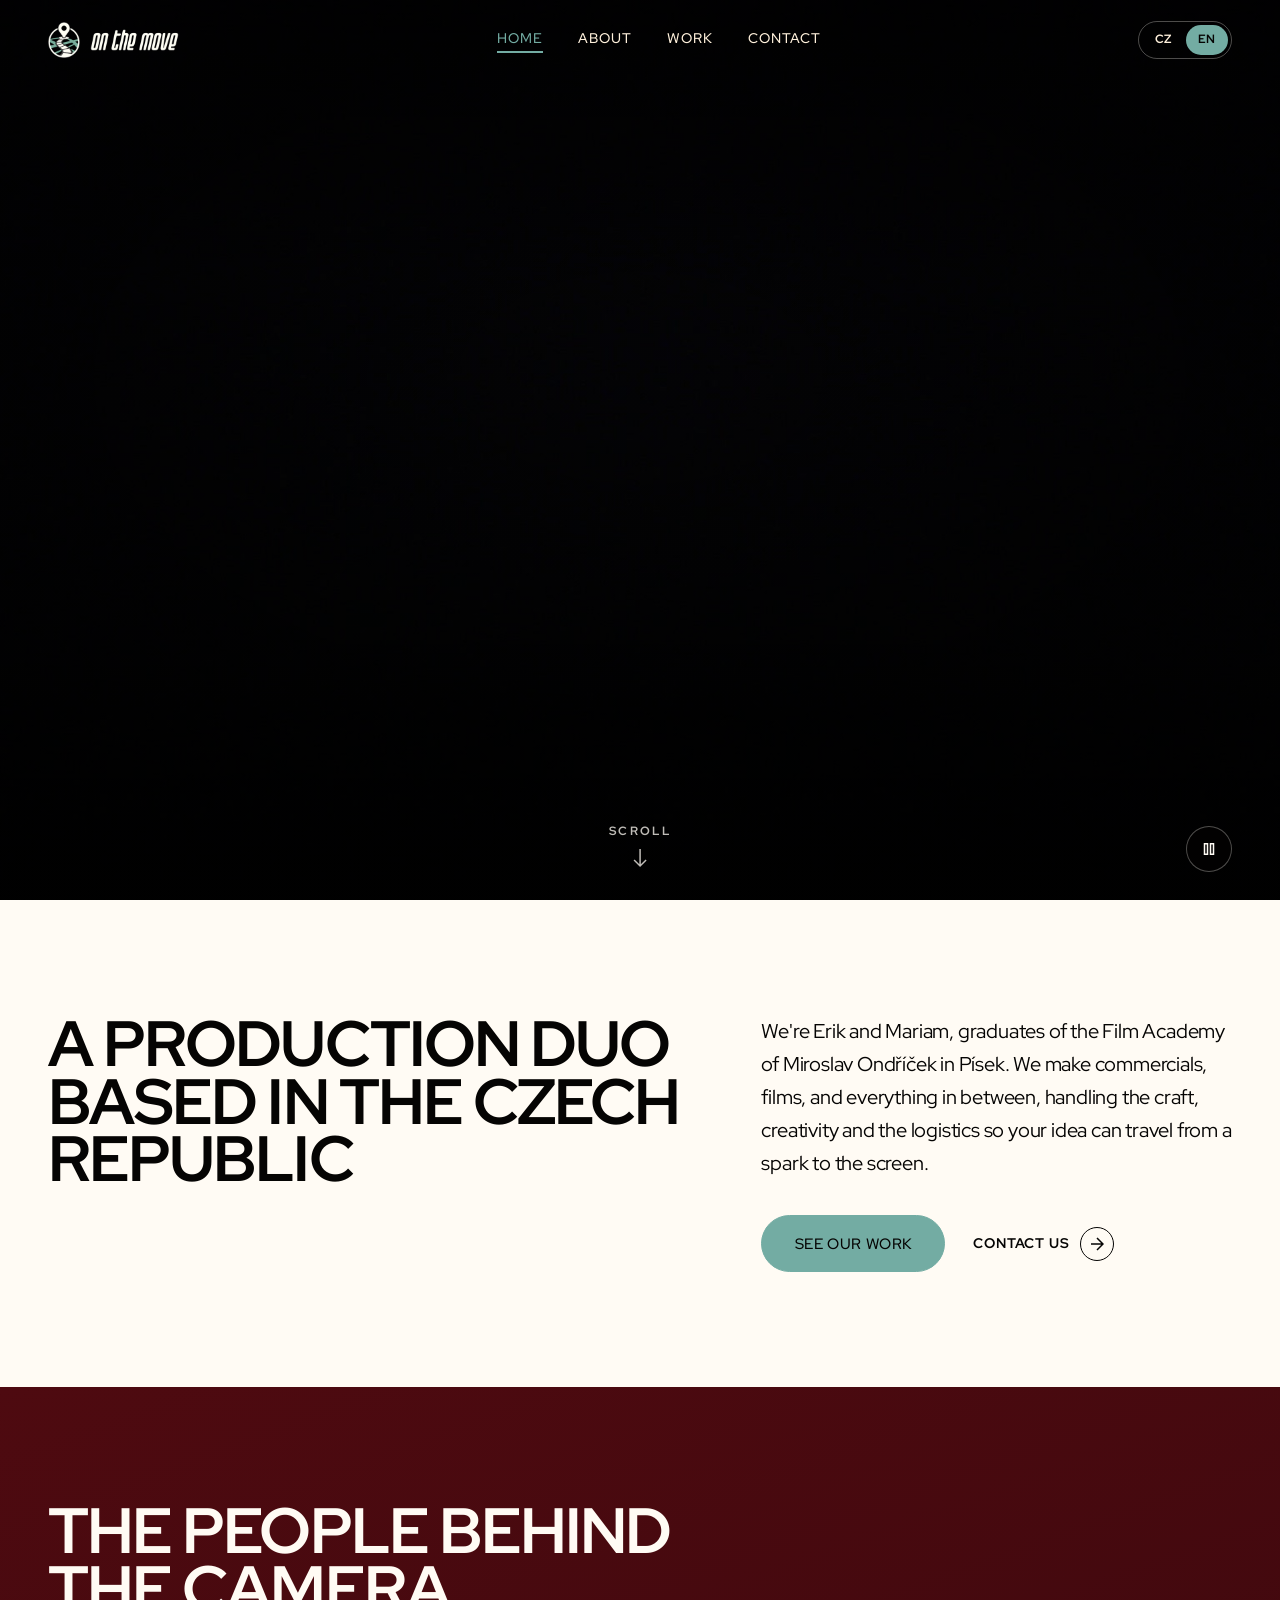
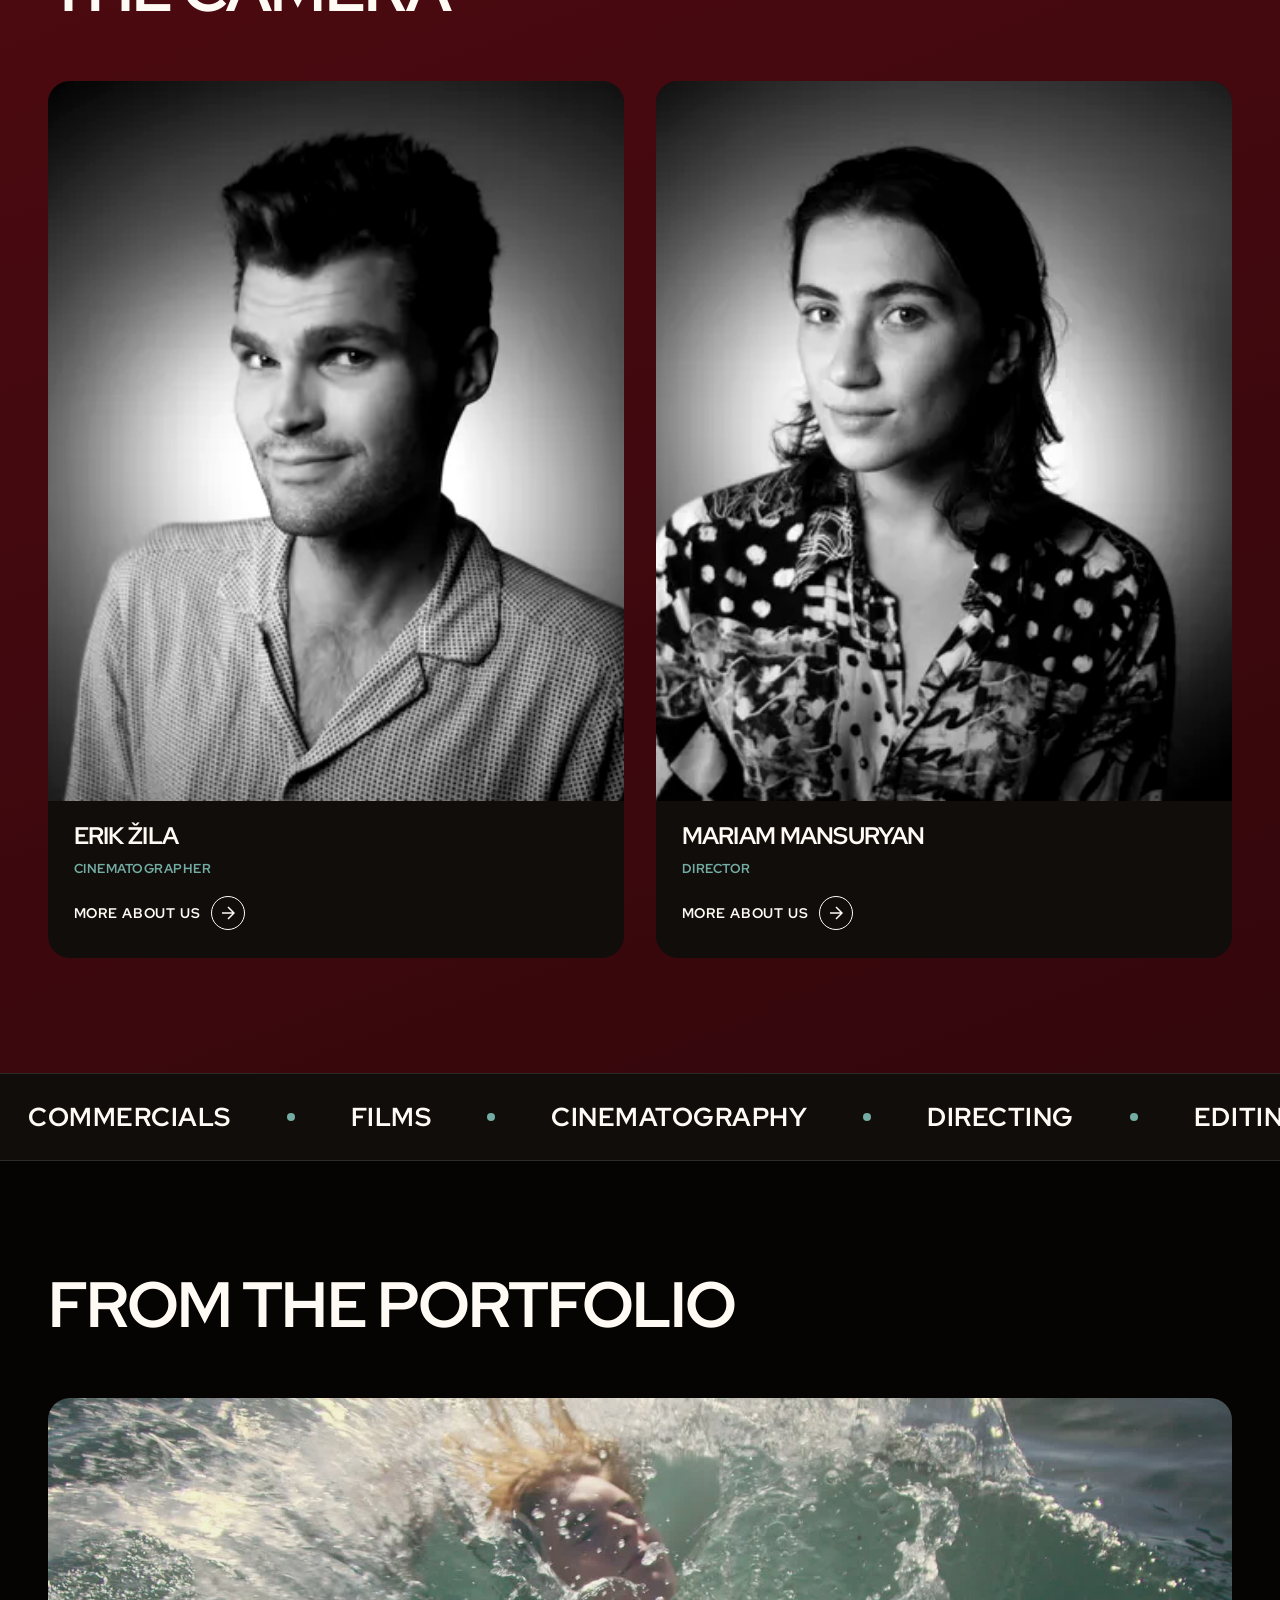
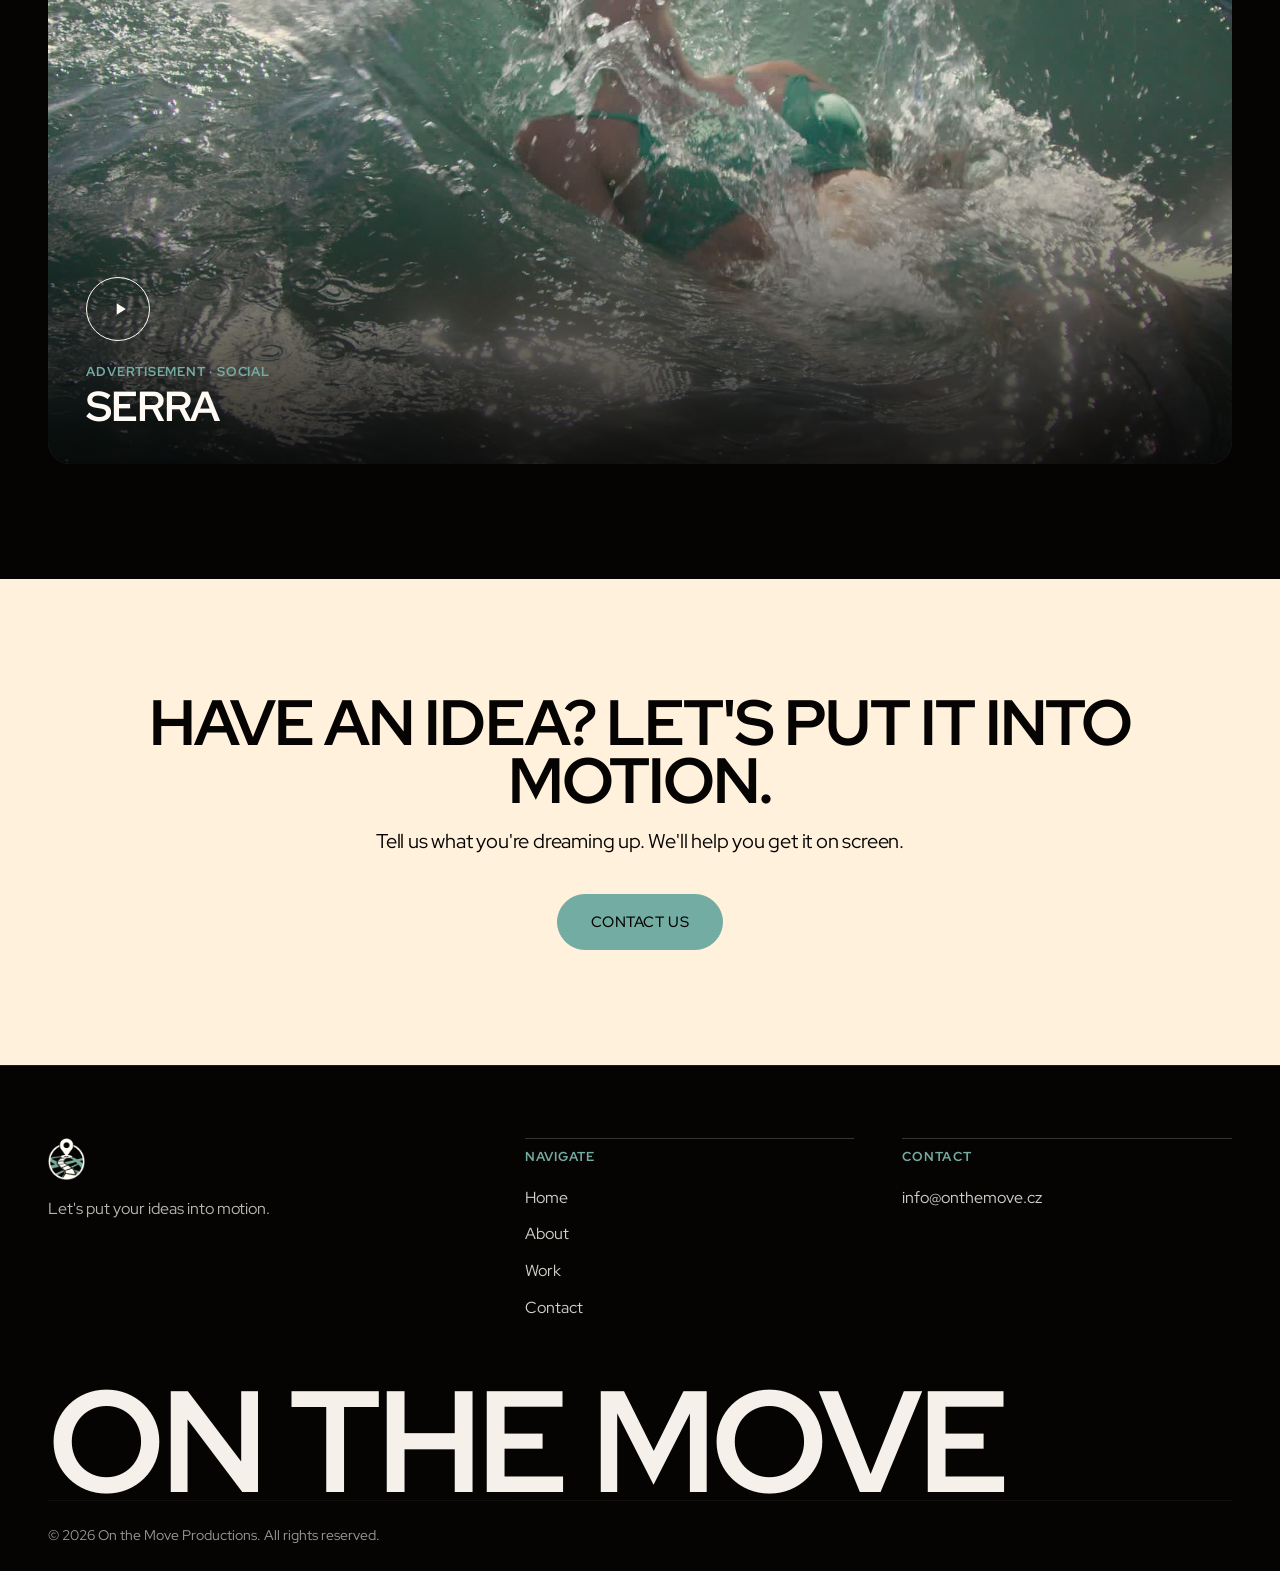
<file: index.html>
<!doctype html>
<html lang="cs" translate="no" data-title-key="meta.title.home" data-desc-key="meta.desc.home">
<head>
<meta charset="UTF-8">
<meta name="viewport" content="width=device-width, initial-scale=1">
<!-- Inline so the browser sees the page-transition opt-in before its first check. -->
<style>@view-transition{navigation:auto}</style>
<!-- Hidden until the language and font are applied (see i18n.js); the
     timeout and noscript guarantee the page always shows. -->
<style>html:not(.page-ready) body{visibility:hidden}</style>
<script>setTimeout(function(){document.documentElement.classList.add("page-ready")},1500)</script>
<noscript><style>body{visibility:visible!important}</style></noscript>
<meta name="google" content="notranslate">
<meta name="theme-color" content="#050403">
<!-- SEO:BEGIN (generated by the editor from the page text; edit the text there) -->
<title>On the Move Productions | Pojďme rozpohybovat vaše nápady</title>
<meta name="description" content="On the Move Productions: filmová produkce Erika Žily a Mariam Mansuryan. Reklamy, filmy a nápady uvedené do pohybu.">
<link rel="canonical" href="https://onthemove.cz/">
<meta property="og:type" content="website">
<meta property="og:site_name" content="On the Move Productions">
<meta property="og:locale" content="cs_CZ">
<meta property="og:locale:alternate" content="en_US">
<meta property="og:title" content="On the Move Productions | Pojďme rozpohybovat vaše nápady">
<meta property="og:description" content="On the Move Productions: filmová produkce Erika Žily a Mariam Mansuryan. Reklamy, filmy a nápady uvedené do pohybu.">
<meta property="og:url" content="https://onthemove.cz/">
<meta property="og:image" content="https://onthemove.cz/assets/img/hero-social.jpg">
<meta property="og:image:width" content="1600">
<meta property="og:image:height" content="900">
<meta name="twitter:card" content="summary_large_image">
<script type="application/ld+json">{"@context":"https://schema.org","@type":"Organization","name":"On the Move Productions","url":"https://onthemove.cz/","logo":"https://onthemove.cz/assets/img/logo-cream-full.png","email":"info@onthemove.cz","slogan":"Let's put your ideas into motion","address":{"@type":"PostalAddress","addressCountry":"CZ"},"founder":[{"@type":"Person","name":"Erik Žila","jobTitle":"Cinematographer"},{"@type":"Person","name":"Mariam Mansuryan","jobTitle":"Director"}]}</script>
<script defer src="https://static.cloudflareinsights.com/beacon.min.js" data-cf-beacon='{"token": "958cba41496f4169b74a7be6ea7b141e"}'></script>
<!-- SEO:END -->
<link rel="icon" href="assets/img/favicon.ico" sizes="any">
<link rel="icon" href="assets/img/favicon-32.png" type="image/png" sizes="32x32">
<link rel="icon" href="assets/img/favicon-192.png" type="image/png" sizes="192x192">
<link rel="apple-touch-icon" href="assets/img/apple-touch-icon.png">
<link rel="preload" href="assets/fonts/red-hat-display-latin-wght-normal.woff2" as="font" type="font/woff2" crossorigin>
<link rel="preload" href="assets/img/hero-poster-dark.jpg" as="image" fetchpriority="high">
<link rel="stylesheet" href="assets/css/style.css?v=54">
</head>
<body>
<a class="skip-link" href="#main" data-i18n="nav.skip">Přeskočit na obsah</a>

<header class="site-header">
  <div class="container">
    <a class="brand" href="index.html">
      <img class="brand-icon" src="assets/img/logo-icon-cream-108.png" alt="On the Move Productions" width="96" height="108">
      <img class="brand-wordmark" src="assets/img/logo-wordmark-cream-66.png" alt="" width="266" height="66">
    </a>

    <nav class="main-nav" id="site-nav" data-i18n-aria-label="nav.aria" aria-label="Hlavní navigace">
      <a href="index.html" aria-current="page" data-i18n="nav.home">Domů</a>
      <a href="about.html" data-i18n="nav.about">O nás</a>
      <a href="portfolio.html" data-i18n="nav.portfolio">Tvorba</a>
      <a href="contact.html" data-i18n="nav.contact">Kontakt</a>
    </nav>

    <div class="lang-toggle" role="group" data-i18n-aria-label="lang.aria" aria-label="Jazyk">
      <button type="button" data-lang="cs" aria-pressed="true">CZ</button>
      <button type="button" data-lang="en" aria-pressed="false">EN</button>
    </div>

    <button class="nav-toggle" data-i18n-aria-label="nav.toggle" aria-label="Menu" aria-expanded="false" aria-controls="site-nav"><span></span></button>
  </div>
</header>

<main id="main">

  <section class="hero">
    <div class="hero-video-wrap">
      <video class="hero-video" autoplay muted loop playsinline poster="assets/img/hero-poster-dark.jpg" aria-hidden="true">
        <source src="assets/video/match-hero.mp4" type="video/mp4">
      </video>
      <div class="hero-scrim"></div>
    </div>

    <div class="hero-content">
      <h1 class="hero-slogan" data-i18n="hero.slogan">Pojďme rozpohybovat vaše nápady</h1>
    </div>

    <div class="hero-controls">
      <button class="hero-pause icon-circle" aria-pressed="false" data-i18n-aria-label="hero.pause" aria-label="Pozastavit video">
        <svg class="icon-pause" viewBox="0 0 24 24" fill="none" stroke="currentColor" stroke-width="2"><rect x="6" y="5" width="4" height="14"/><rect x="14" y="5" width="4" height="14"/></svg>
        <svg class="icon-play" viewBox="0 0 24 24" fill="currentColor"><path d="M8 5v14l11-7z"/></svg>
      </button>
    </div>

    <div class="scroll-cue">
      <span data-i18n="hero.scroll">Posunout</span>
      <svg viewBox="0 0 14 20" fill="none" stroke="currentColor" stroke-width="1.5"><path d="M7 1v17M1 12l6 6 6-6"/></svg>
    </div>
  </section>

  <section class="section-pad bg-cream">
    <div class="container intro-grid">
      <div>
        <h2 data-i18n="intro.heading">Produkční duo z České republiky</h2>
      </div>
      <div>
        <p class="lede" data-i18n="intro.body">Jsme Erik a Mariam, absolventi Filmové akademie Miroslava Ondříčka v Písku. Točíme reklamy, filmy a všechno mezi tím. Staráme se o řemeslo i logistiku, aby se váš nápad mohl proměnit z jiskry v obraz na plátně.</p>
        <div class="cta-row">
          <a class="btn btn-solid" href="portfolio.html"><span data-i18n="intro.cta.work">Naše práce</span></a>
          <a class="link-arrow on-light" href="contact.html">
            <span data-i18n="cta.button">Kontaktujte nás</span>
            <span class="arrow-circle"><svg viewBox="0 0 14 14" fill="none" stroke="currentColor" stroke-width="1.5"><path d="M1 7h11M7 1l6 6-6 6"/></svg></span>
          </a>
        </div>
      </div>
    </div>
  </section>

  <section class="section-pad bg-wine">
    <div class="container">
      <div class="section-head">
        <h2 data-i18n="team.heading">Lidé za kamerou</h2>
      </div>


      <div class="team-grid">
        <a class="team-card" href="about.html">
          <img class="team-photo" src="assets/img/erik.jpg" srcset="assets/img/erik-640.webp 640w, assets/img/erik-1200.webp 1200w" sizes="(max-width: 900px) 100vw, 50vw" alt="Erik Žila" width="1200" height="800" loading="lazy" decoding="async">
          <div class="team-card-body">
            <span class="team-name h3" data-i18n="erik.name">Erik Žila</span>
            <span class="team-role" data-i18n="erik.role">Kameraman a hlavní osvětlovač</span>
            <span class="link-arrow on-dark team-teaser-link"><span data-i18n="team.link">Více o nás</span> <span class="arrow-circle"><svg viewBox="0 0 14 14" fill="none" stroke="currentColor" stroke-width="1.5"><path d="M1 7h11M7 1l6 6-6 6"/></svg></span></span>
          </div>
        </a>
        <a class="team-card" href="about.html">
          <img class="team-photo" src="assets/img/mariam.jpg" srcset="assets/img/mariam-640.webp 640w, assets/img/mariam-1200.webp 1200w" sizes="(max-width: 900px) 100vw, 50vw" alt="Mariam Mansuryan" width="1200" height="800" loading="lazy" decoding="async">
          <div class="team-card-body">
            <span class="team-name h3" data-i18n="mariam.name">Mariam Mansuryan</span>
            <span class="team-role" data-i18n="mariam.role">Režisérka</span>
            <span class="link-arrow on-dark team-teaser-link"><span data-i18n="team.link">Více o nás</span> <span class="arrow-circle"><svg viewBox="0 0 14 14" fill="none" stroke="currentColor" stroke-width="1.5"><path d="M1 7h11M7 1l6 6-6 6"/></svg></span></span>
          </div>
        </a>
      </div>

    </div>
  </section>

  <div class="marquee" aria-hidden="true">
    <div class="marquee-track">
      <span data-i18n="marquee.1">Reklamy</span><span data-i18n="marquee.2">Filmy</span><span data-i18n="marquee.3">Kamera</span><span data-i18n="marquee.4">Režie</span><span data-i18n="marquee.5">Střih</span><span data-i18n="marquee.6">Kreativa</span><span data-i18n="marquee.1">Reklamy</span><span data-i18n="marquee.2">Filmy</span><span data-i18n="marquee.3">Kamera</span><span data-i18n="marquee.4">Režie</span><span data-i18n="marquee.5">Střih</span><span data-i18n="marquee.6">Kreativa</span>
    </div>
  </div>

  <section class="section-pad bg-black work-section">
    <div class="container">
      <div class="section-head">
        <h2 data-i18n="work.heading">Vybíráme z portfolia</h2>
      </div>

      <a class="work-feature" href="work/serra.html">
        <img src="assets/img/serra-poster.jpg" alt="SERRA" width="1920" height="1080" loading="lazy" decoding="async">
        <div class="work-feature-overlay">
          <span class="play-badge"><svg viewBox="0 0 24 24" fill="currentColor"><path d="M8 5v14l11-7z"/></svg></span>
          <span class="work-feature-tag">Reklama · Sociální sítě</span>
          <span class="work-feature-title h2">SERRA</span>
        </div>
      </a>
    </div>
  </section>

  <section class="section-pad bg-cream-2 contact-cta">
    <div class="container">
      <h2 data-i18n="cta.heading">Máte nápad? Pojďme ho rozpohybovat.</h2>
      <p class="lede" data-i18n="cta.body">Řekněte nám, o čem sníte. Pomůžeme vám to dostat na plátno.</p>
      <div class="cta-row">
        <a class="btn btn-solid" href="contact.html" data-i18n="cta.button">Kontaktujte nás</a>
      </div>
    </div>
  </section>

</main>

<footer class="site-footer">
  <div class="container">
    <div class="footer-top">
      <div class="footer-brand">
        <img src="assets/img/logo-icon-cream-108.png" alt="On the Move Productions" width="96" height="108" loading="lazy">
        <p class="footer-tagline" data-i18n="footer.tagline">Pojďme rozpohybovat vaše nápady.</p>
      </div>
      <div class="footer-col">
        <h2 data-i18n="footer.nav.heading">Navigace</h2>
        <a href="index.html" data-i18n="nav.home">Domů</a>
        <a href="about.html" data-i18n="nav.about">O nás</a>
        <a href="portfolio.html" data-i18n="nav.portfolio">Tvorba</a>
        <a href="contact.html" data-i18n="nav.contact">Kontakt</a>
      </div>
      <div class="footer-col">
        <h2 data-i18n="footer.contact.heading">Kontakt</h2>
        <a href="mailto:info@onthemove.cz">info@onthemove.cz</a>
        <!-- Add a phone number here if/when the studio wants one listed. -->
      </div>
    </div>
    <p class="footer-wordmark" aria-hidden="true">On the Move</p>
    <div class="footer-bottom">
      <span>© <span data-year>2026</span> On the Move Productions. <span data-i18n="footer.rights">Všechna práva vyhrazena.</span></span>
    </div>
  </div>
</footer>

<script src="assets/js/i18n.js?v=29"></script>
<script src="assets/js/portfolio-render.js?v=3"></script>
<script src="assets/js/main.js?v=22"></script>
</body>
</html>
</file>
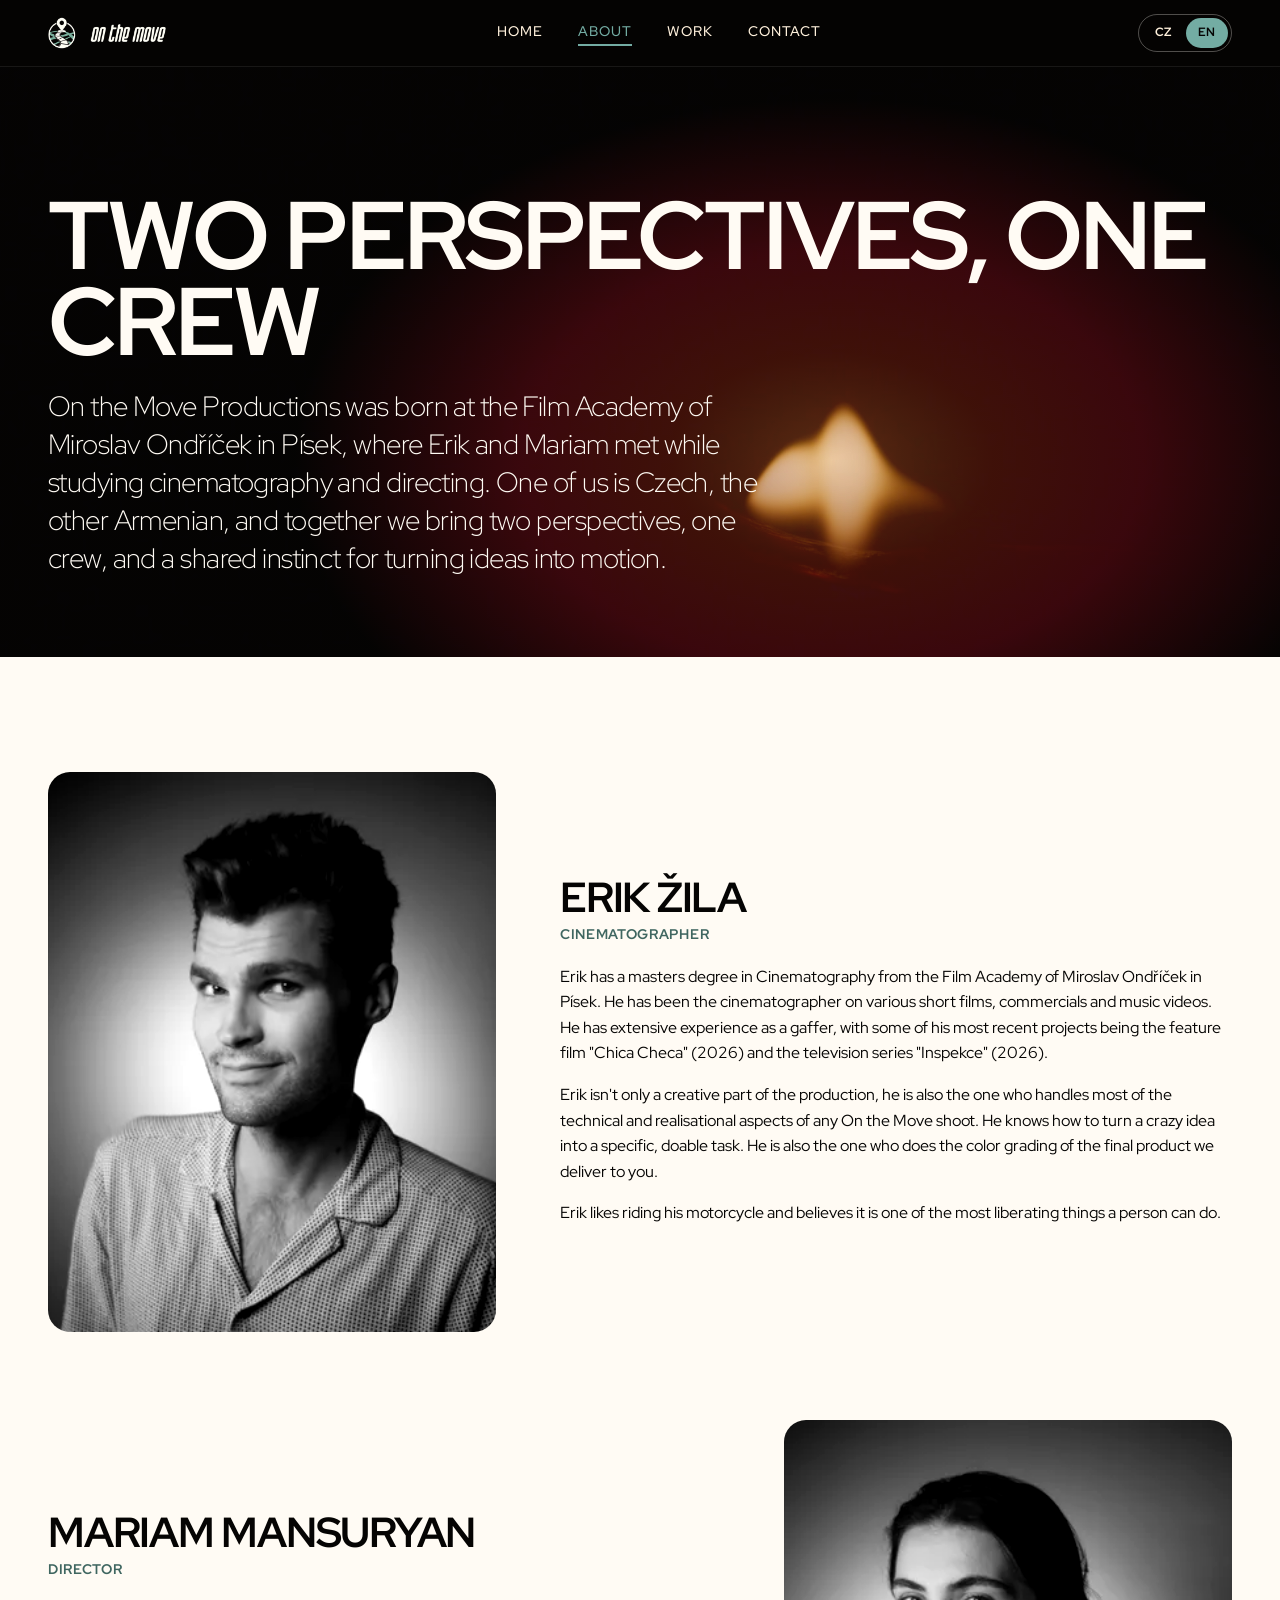
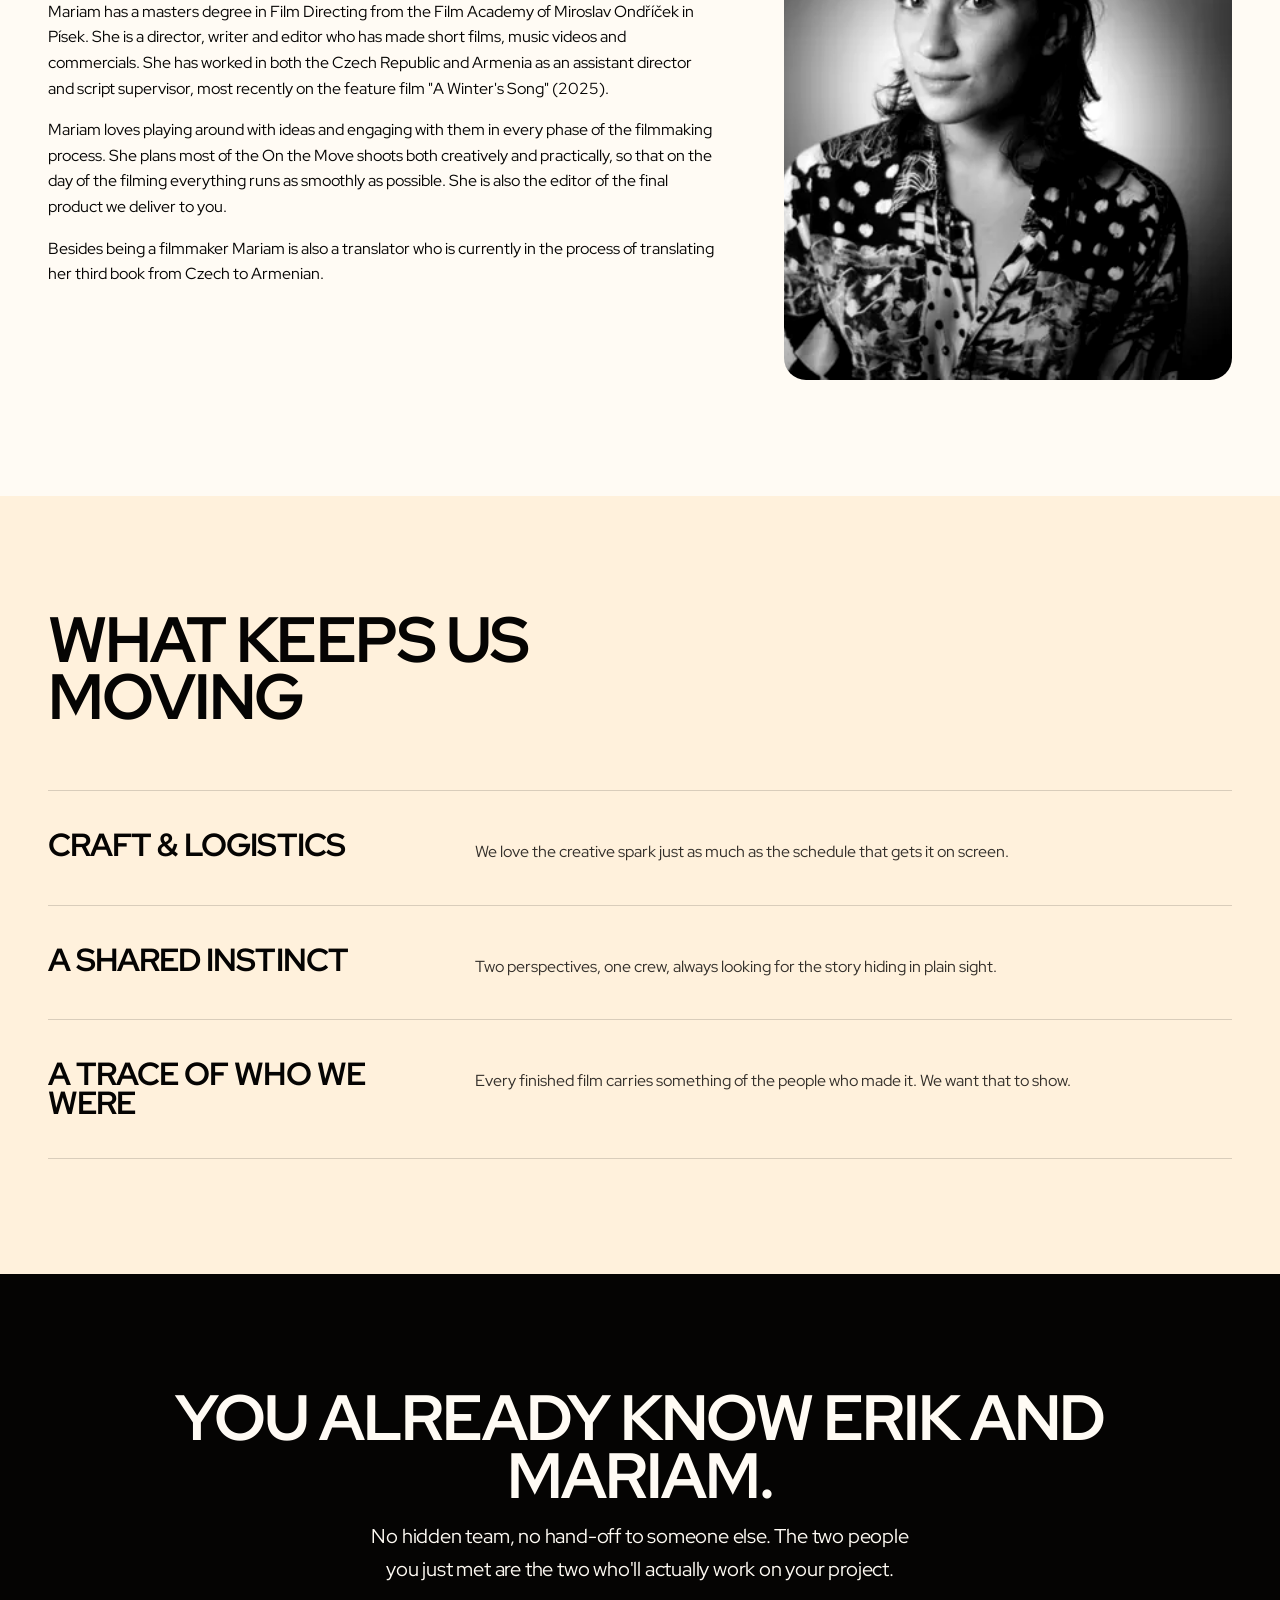
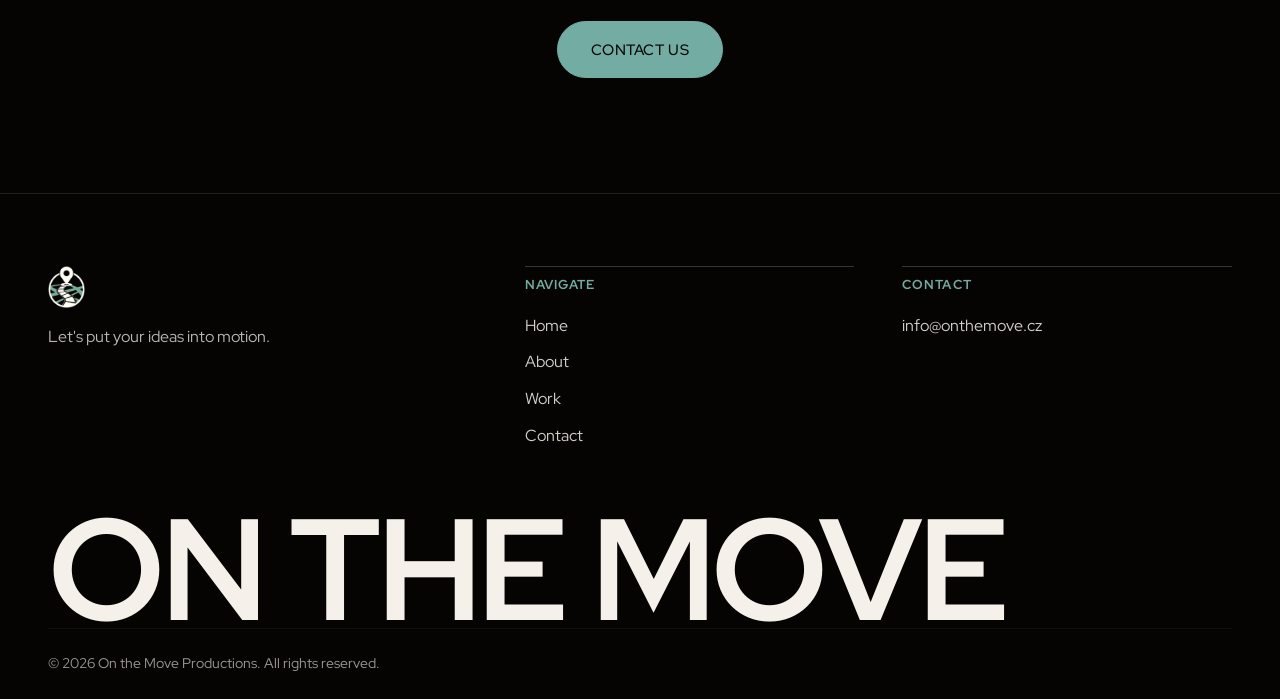
<file: about.html>
<!doctype html>
<html lang="cs" translate="no" data-title-key="meta.title.about" data-desc-key="meta.desc.about">
<head>
<meta charset="UTF-8">
<meta name="viewport" content="width=device-width, initial-scale=1">
<!-- Inline so the browser sees the page-transition opt-in before its first check. -->
<style>@view-transition{navigation:auto}</style>
<!-- Hidden until the language and font are applied (see i18n.js); the
     timeout and noscript guarantee the page always shows. -->
<style>html:not(.page-ready) body{visibility:hidden}</style>
<script>setTimeout(function(){document.documentElement.classList.add("page-ready")},1500)</script>
<noscript><style>body{visibility:visible!important}</style></noscript>
<meta name="google" content="notranslate">
<meta name="theme-color" content="#050403">
<!-- SEO:BEGIN (generated by the editor from the page text; edit the text there) -->
<title>O nás | On the Move Productions</title>
<meta name="description" content="Poznejte Erika Žilu a Mariam Mansuryan, kameramana a režisérku, kteří stojí za On the Move Productions.">
<link rel="canonical" href="https://onthemove.cz/about.html">
<meta property="og:type" content="website">
<meta property="og:site_name" content="On the Move Productions">
<meta property="og:locale" content="cs_CZ">
<meta property="og:locale:alternate" content="en_US">
<meta property="og:title" content="O nás | On the Move Productions">
<meta property="og:description" content="Poznejte Erika Žilu a Mariam Mansuryan, kameramana a režisérku, kteří stojí za On the Move Productions.">
<meta property="og:url" content="https://onthemove.cz/about.html">
<meta property="og:image" content="https://onthemove.cz/assets/img/hero-social.jpg">
<meta property="og:image:width" content="1600">
<meta property="og:image:height" content="900">
<meta name="twitter:card" content="summary_large_image">
<script defer src="https://static.cloudflareinsights.com/beacon.min.js" data-cf-beacon='{"token": "958cba41496f4169b74a7be6ea7b141e"}'></script>
<!-- SEO:END -->
<link rel="icon" href="assets/img/favicon.ico" sizes="any">
<link rel="icon" href="assets/img/favicon-32.png" type="image/png" sizes="32x32">
<link rel="icon" href="assets/img/favicon-192.png" type="image/png" sizes="192x192">
<link rel="apple-touch-icon" href="assets/img/apple-touch-icon.png">
<link rel="preload" href="assets/fonts/red-hat-display-latin-wght-normal.woff2" as="font" type="font/woff2" crossorigin>
<link rel="stylesheet" href="assets/css/style.css?v=54">
</head>
<body>
<a class="skip-link" href="#main" data-i18n="nav.skip">Přeskočit na obsah</a>

<header class="site-header is-solid">
  <div class="container">
    <a class="brand" href="index.html">
      <img class="brand-icon" src="assets/img/logo-icon-cream-108.png" alt="On the Move Productions" width="96" height="108">
      <img class="brand-wordmark" src="assets/img/logo-wordmark-cream-66.png" alt="" width="266" height="66">
    </a>

    <nav class="main-nav" id="site-nav" data-i18n-aria-label="nav.aria" aria-label="Hlavní navigace">
      <a href="index.html" data-i18n="nav.home">Domů</a>
      <a href="about.html" aria-current="page" data-i18n="nav.about">O nás</a>
      <a href="portfolio.html" data-i18n="nav.portfolio">Tvorba</a>
      <a href="contact.html" data-i18n="nav.contact">Kontakt</a>
    </nav>

    <div class="lang-toggle" role="group" data-i18n-aria-label="lang.aria" aria-label="Jazyk">
      <button type="button" data-lang="cs" aria-pressed="true">CZ</button>
      <button type="button" data-lang="en" aria-pressed="false">EN</button>
    </div>

    <button class="nav-toggle" data-i18n-aria-label="nav.toggle" aria-label="Menu" aria-expanded="false" aria-controls="site-nav"><span></span></button>
  </div>
</header>

<main id="main">

  <section class="page-hero">
    <div class="container">
      <h1 data-i18n="about.heading">Dva pohledy, jeden štáb</h1>
      <p class="lead" data-i18n="about.intro">On the Move Productions vznikla na Filmové akademii Miroslava Ondříčka v Písku, kde se Erik a Mariam potkali při studiu kamery a režie. Jeden z nás je Čech, druhá Arménka. Spojujeme dva pohledy, jeden štáb a společný instinkt pro to, jak dostat nápady do pohybu.</p>
    </div>
  </section>

  <section class="section-pad bg-cream">
    <div class="container">

      <div class="bio">
        <div class="bio-photo">
          <img src="assets/img/erik.jpg" srcset="assets/img/erik-640.webp 640w, assets/img/erik-1200.webp 1200w" sizes="(max-width: 900px) 100vw, 40vw" alt="Erik Žila" width="1200" height="800" loading="lazy" decoding="async">
        </div>
        <div>
          <h2 class="bio-name" data-i18n="erik.name">Erik Žila</h2>
          <span class="bio-role" data-i18n="erik.role">Kameraman a hlavní osvětlovač</span>
          <div class="bio-text">
            <p data-i18n="erik.bio.p1">Erik Žila je absolventem katedry kamery na Filmové akademii Miroslava Ondříčka v Písku. Pracoval především jako hlavní osvětlovač a také asistoval u kamery na filmech, reklamách a televizních seriálech.</p>
            <p data-i18n="erik.bio.p2">Erik má rád kreslení aut do okrajů sešitů. Má rád jízdu na motorce, protože věří, že je to jeden z nejvíce osvobozujících pocitů, které může člověk mít. Když uvidí brouka smradlavku, vždy ho zachrání. Každý z nich se pro něj jmenuje Franta.</p>
            <p data-i18n="erik.bio.p3">Erik miluje pocit, když se z hromady nápadů, problémů a rozhovorů stane film. A miluje vědomí, že až se na ten film jednou znovu podívá, najde v něm stopu toho, kým jeho autoři v té době byli.</p>
          </div>
        </div>
      </div>

      <div class="bio">
        <div class="bio-photo">
          <img src="assets/img/mariam.jpg" srcset="assets/img/mariam-640.webp 640w, assets/img/mariam-1200.webp 1200w" sizes="(max-width: 900px) 100vw, 40vw" alt="Mariam Mansuryan" width="1200" height="800" loading="lazy" decoding="async">
        </div>
        <div>
          <h2 class="bio-name" data-i18n="mariam.name">Mariam Mansuryan</h2>
          <span class="bio-role" data-i18n="mariam.role">Režisérka</span>
          <div class="bio-text">
            <p data-i18n="mariam.bio.p1">Mariam Mansuryan je absolventkou katedry filmové režie na Filmové akademii Miroslava Ondříčka v Písku. V České republice i v Arménii pracovala jako asistentka režie, skriptka a osvětlovačka.</p>
            <p data-i18n="mariam.bio.p2">Mariam má ráda chvíli, kdy se v kině zhasne a film může začít. Nemá ráda zvuky, které lidé během projekce vydávají. Po zhlédnutí Oppenheimera přísahala, že už nikdy nepůjde do IMAXu kvůli chroupání popcornu a nachos.</p>
            <p data-i18n="mariam.bio.p3">Mariam miluje, když jí filmový nápad převrátí svět vzhůru nohama. Najednou se každý člověk může stát postavou, každé místo filmovou lokací a každý zaslechnutý rozhovor kusem dialogu. Má pocit, jako by jí svět nechával malé stopy, které stačí jen posbírat a poskládat do příběhu.</p>
          </div>
        </div>
      </div>

    </div>
  </section>

  <section class="section-pad bg-cream-2">
    <div class="container">
      <div class="section-head">
        <h2 data-i18n="values.heading">Co nás žene dopředu</h2>
      </div>
      <div>
        <div class="manifesto-item">
          <h3 data-i18n="value1.title">Řemeslo i logistika</h3>
          <p data-i18n="value1.body">Kreativní jiskru milujeme stejně jako harmonogram, díky kterému se dostane na plátno.</p>
        </div>
        <div class="manifesto-item">
          <h3 data-i18n="value2.title">Společný instinkt</h3>
          <p data-i18n="value2.body">Dva pohledy, jeden štáb. Vždy hledáme příběh, který je přímo před námi.</p>
        </div>
        <div class="manifesto-item">
          <h3 data-i18n="value3.title">Stopa toho, kým jsme byli</h3>
          <p data-i18n="value3.body">Každý dokončený film v sobě nese kousek lidí, kteří ho vytvořili. Chceme, aby to bylo vidět.</p>
        </div>
      </div>
    </div>
  </section>

  <section class="section-pad bg-black contact-cta">
    <div class="container">
      <h2 data-i18n="about.cta.heading">Erika a Mariam už znáte.</h2>
      <p class="lede" data-i18n="about.cta.body">Žádný skrytý tým, žádné přehazování mezi lidmi. Na vašem projektu budou dělat přesně ti dva, které jste právě poznali.</p>
      <div class="cta-row">
        <a class="btn btn-solid" href="contact.html" data-i18n="cta.button">Kontaktujte nás</a>
      </div>
    </div>
  </section>

</main>

<footer class="site-footer">
  <div class="container">
    <div class="footer-top">
      <div class="footer-brand">
        <img src="assets/img/logo-icon-cream-108.png" alt="On the Move Productions" width="96" height="108" loading="lazy">
        <p class="footer-tagline" data-i18n="footer.tagline">Pojďme rozpohybovat vaše nápady.</p>
      </div>
      <div class="footer-col">
        <h2 data-i18n="footer.nav.heading">Navigace</h2>
        <a href="index.html" data-i18n="nav.home">Domů</a>
        <a href="about.html" data-i18n="nav.about">O nás</a>
        <a href="portfolio.html" data-i18n="nav.portfolio">Tvorba</a>
        <a href="contact.html" data-i18n="nav.contact">Kontakt</a>
      </div>
      <div class="footer-col">
        <h2 data-i18n="footer.contact.heading">Kontakt</h2>
        <a href="mailto:info@onthemove.cz">info@onthemove.cz</a>
      </div>
    </div>
    <p class="footer-wordmark" aria-hidden="true">On the Move</p>
    <div class="footer-bottom">
      <span>© <span data-year>2026</span> On the Move Productions. <span data-i18n="footer.rights">Všechna práva vyhrazena.</span></span>
    </div>
  </div>
</footer>

<script src="assets/js/i18n.js?v=29"></script>
<script src="assets/js/main.js?v=22"></script>
</body>
</html>
</file>
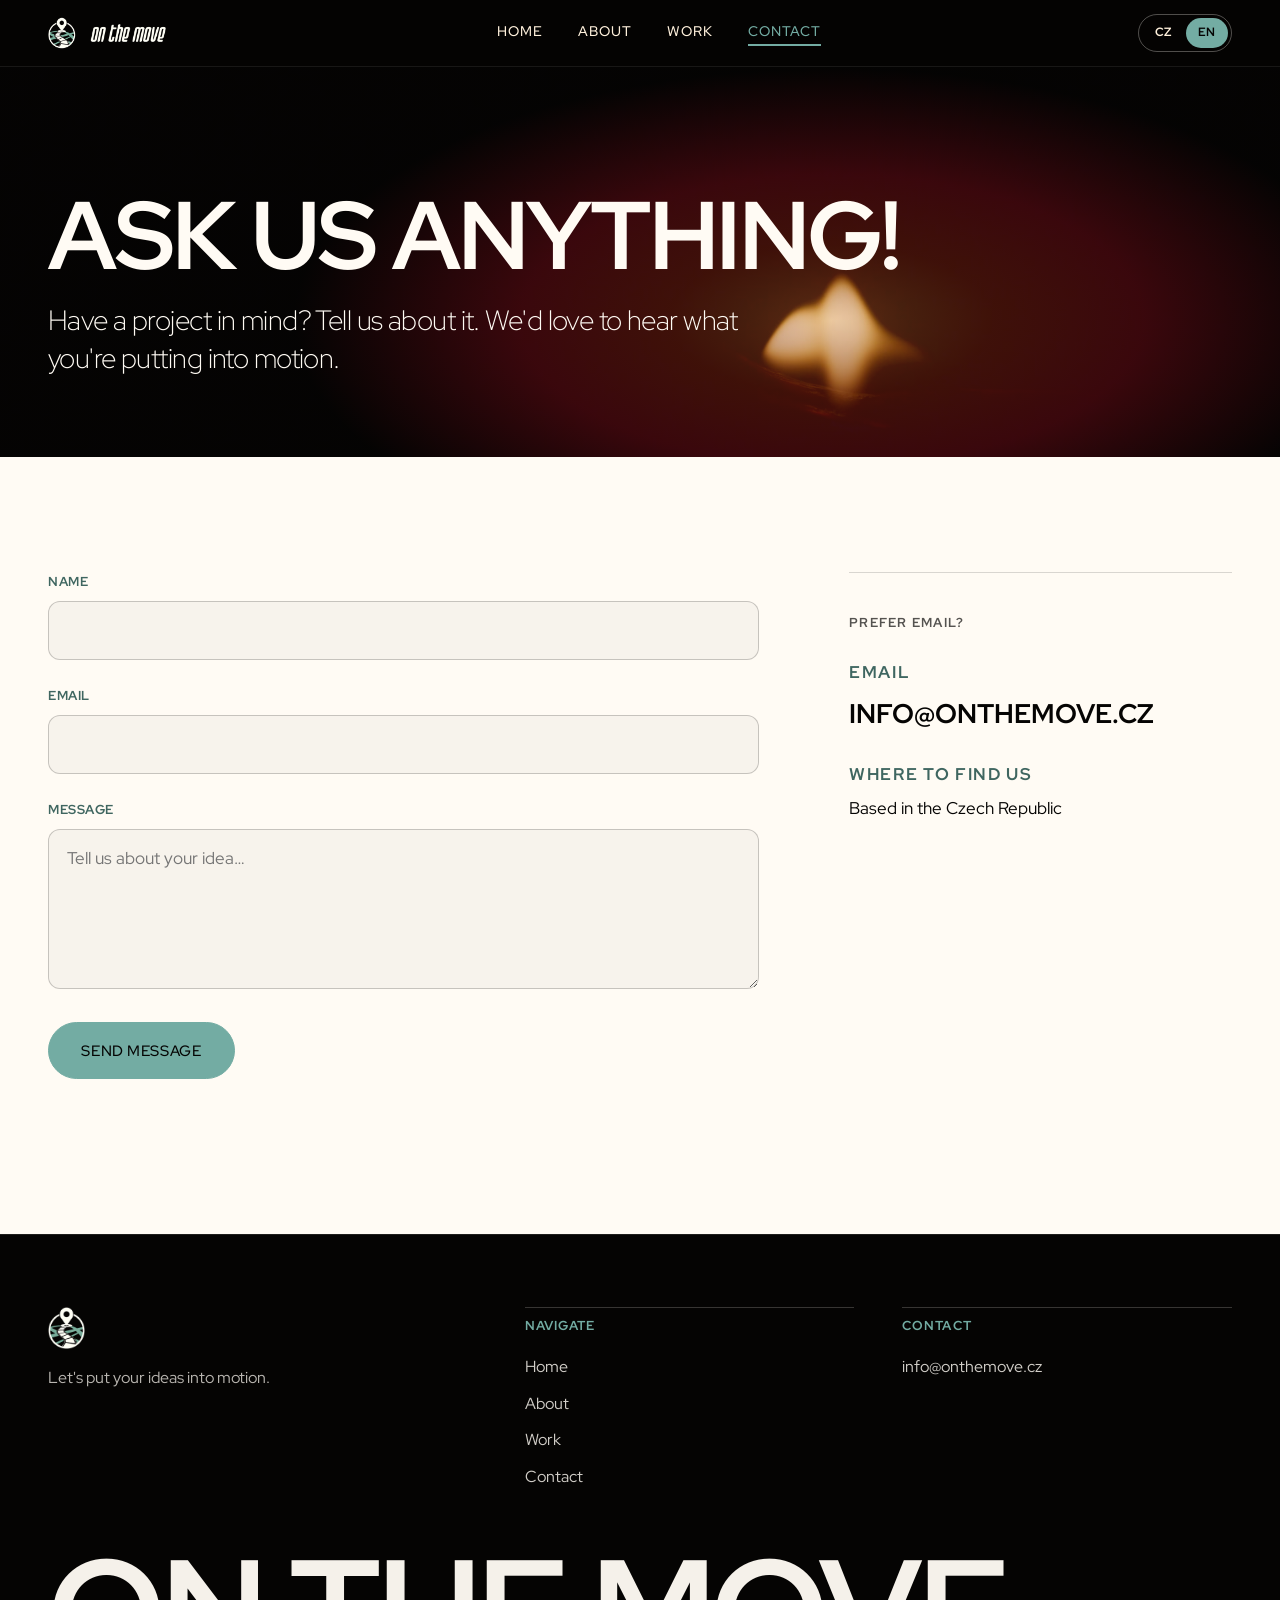
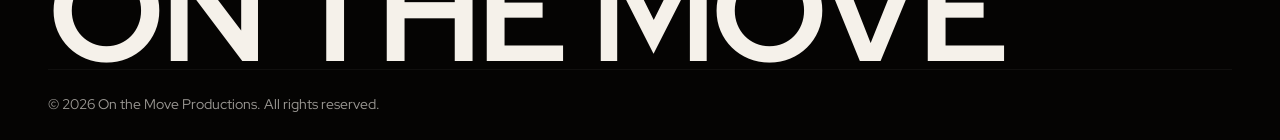
<file: contact.html>
<!doctype html>
<html lang="cs" translate="no" data-title-key="meta.title.contact" data-desc-key="meta.desc.contact">
<head>
<meta charset="UTF-8">
<meta name="viewport" content="width=device-width, initial-scale=1">
<!-- Inline so the browser sees the page-transition opt-in before its first check. -->
<style>@view-transition{navigation:auto}</style>
<!-- Hidden until the language and font are applied (see i18n.js); the
     timeout and noscript guarantee the page always shows. -->
<style>html:not(.page-ready) body{visibility:hidden}</style>
<script>setTimeout(function(){document.documentElement.classList.add("page-ready")},1500)</script>
<noscript><style>body{visibility:visible!important}</style></noscript>
<meta name="google" content="notranslate">
<meta name="theme-color" content="#050403">
<!-- SEO:BEGIN (generated by the editor from the page text; edit the text there) -->
<title>Kontakt | On the Move Productions</title>
<meta name="description" content="Máte nápad na reklamu nebo film? Napište On the Move Productions na info@onthemove.cz.">
<link rel="canonical" href="https://onthemove.cz/contact.html">
<meta property="og:type" content="website">
<meta property="og:site_name" content="On the Move Productions">
<meta property="og:locale" content="cs_CZ">
<meta property="og:locale:alternate" content="en_US">
<meta property="og:title" content="Kontakt | On the Move Productions">
<meta property="og:description" content="Máte nápad na reklamu nebo film? Napište On the Move Productions na info@onthemove.cz.">
<meta property="og:url" content="https://onthemove.cz/contact.html">
<meta property="og:image" content="https://onthemove.cz/assets/img/hero-social.jpg">
<meta property="og:image:width" content="1600">
<meta property="og:image:height" content="900">
<meta name="twitter:card" content="summary_large_image">
<script defer src="https://static.cloudflareinsights.com/beacon.min.js" data-cf-beacon='{"token": "958cba41496f4169b74a7be6ea7b141e"}'></script>
<!-- SEO:END -->
<link rel="icon" href="assets/img/favicon.ico" sizes="any">
<link rel="icon" href="assets/img/favicon-32.png" type="image/png" sizes="32x32">
<link rel="icon" href="assets/img/favicon-192.png" type="image/png" sizes="192x192">
<link rel="apple-touch-icon" href="assets/img/apple-touch-icon.png">
<link rel="preload" href="assets/fonts/red-hat-display-latin-wght-normal.woff2" as="font" type="font/woff2" crossorigin>
<link rel="stylesheet" href="assets/css/style.css?v=54">
</head>
<body>
<a class="skip-link" href="#main" data-i18n="nav.skip">Přeskočit na obsah</a>

<header class="site-header is-solid">
  <div class="container">
    <a class="brand" href="index.html">
      <img class="brand-icon" src="assets/img/logo-icon-cream-108.png" alt="On the Move Productions" width="96" height="108">
      <img class="brand-wordmark" src="assets/img/logo-wordmark-cream-66.png" alt="" width="266" height="66">
    </a>

    <nav class="main-nav" id="site-nav" data-i18n-aria-label="nav.aria" aria-label="Hlavní navigace">
      <a href="index.html" data-i18n="nav.home">Domů</a>
      <a href="about.html" data-i18n="nav.about">O nás</a>
      <a href="portfolio.html" data-i18n="nav.portfolio">Tvorba</a>
      <a href="contact.html" aria-current="page" data-i18n="nav.contact">Kontakt</a>
    </nav>

    <div class="lang-toggle" role="group" data-i18n-aria-label="lang.aria" aria-label="Jazyk">
      <button type="button" data-lang="cs" aria-pressed="true">CZ</button>
      <button type="button" data-lang="en" aria-pressed="false">EN</button>
    </div>

    <button class="nav-toggle" data-i18n-aria-label="nav.toggle" aria-label="Menu" aria-expanded="false" aria-controls="site-nav"><span></span></button>
  </div>
</header>

<main id="main">

  <section class="page-hero">
    <div class="container">
      <h1 data-i18n="contact.heading">Zeptejte se nás na cokoliv!</h1>
      <p class="lead" data-i18n="contact.sub">Máte v hlavě projekt? Řekněte nám o něm. Rádi si poslechneme, co chystáte rozpohybovat.</p>
    </div>
  </section>

  <section class="section-pad bg-cream">
    <div class="container contact-grid">

      <form class="contact-form" data-endpoint="https://formspree.io/f/mgavgynw" novalidate>
        <!-- Left empty by people; bots fill it in and the form service drops those. -->
        <input class="visually-hidden" type="text" name="_gotcha" tabindex="-1" autocomplete="off" aria-hidden="true">
        <div class="field">
          <label for="name" data-i18n="form.name">Jméno</label>
          <input type="text" id="name" name="name" autocomplete="name" required>
        </div>
        <div class="field">
          <label for="email" data-i18n="form.email">E-mail</label>
          <input type="email" id="email" name="email" autocomplete="email" required>
        </div>
        <div class="field">
          <label for="message" data-i18n="form.message">Zpráva</label>
          <textarea id="message" name="message" data-i18n-placeholder="form.message.placeholder" placeholder="Řekněte nám o svém nápadu…" required></textarea>
        </div>
        <button class="btn btn-solid" type="submit" data-i18n="form.submit">Odeslat zprávu</button>
        <p class="form-status" role="status" aria-live="polite"></p>
      </form>

      <div class="contact-info">
        <p class="label text-muted" data-i18n="contact.direct.heading">Radši e-mailem?</p>
        <div class="contact-info-row">
          <span class="label" data-i18n="footer.email.label">E-mail</span>
          <a href="mailto:info@onthemove.cz">info@onthemove.cz</a>
        </div>
        <div class="contact-info-row">
          <span class="label" data-i18n="contact.location.label">Kde nás najdete</span>
          <span data-i18n="contact.location">Sídlíme v České republice</span>
        </div>
        <!-- Add a phone number row here if/when the studio wants one listed. -->
      </div>

    </div>
  </section>

</main>

<footer class="site-footer">
  <div class="container">
    <div class="footer-top">
      <div class="footer-brand">
        <img src="assets/img/logo-icon-cream-108.png" alt="On the Move Productions" width="96" height="108" loading="lazy">
        <p class="footer-tagline" data-i18n="footer.tagline">Pojďme rozpohybovat vaše nápady.</p>
      </div>
      <div class="footer-col">
        <h2 data-i18n="footer.nav.heading">Navigace</h2>
        <a href="index.html" data-i18n="nav.home">Domů</a>
        <a href="about.html" data-i18n="nav.about">O nás</a>
        <a href="portfolio.html" data-i18n="nav.portfolio">Tvorba</a>
        <a href="contact.html" data-i18n="nav.contact">Kontakt</a>
      </div>
      <div class="footer-col">
        <h2 data-i18n="footer.contact.heading">Kontakt</h2>
        <a href="mailto:info@onthemove.cz">info@onthemove.cz</a>
      </div>
    </div>
    <p class="footer-wordmark" aria-hidden="true">On the Move</p>
    <div class="footer-bottom">
      <span>© <span data-year>2026</span> On the Move Productions. <span data-i18n="footer.rights">Všechna práva vyhrazena.</span></span>
    </div>
  </div>
</footer>

<script src="assets/js/i18n.js?v=29"></script>
<script src="assets/js/main.js?v=22"></script>
</body>
</html>
</file>
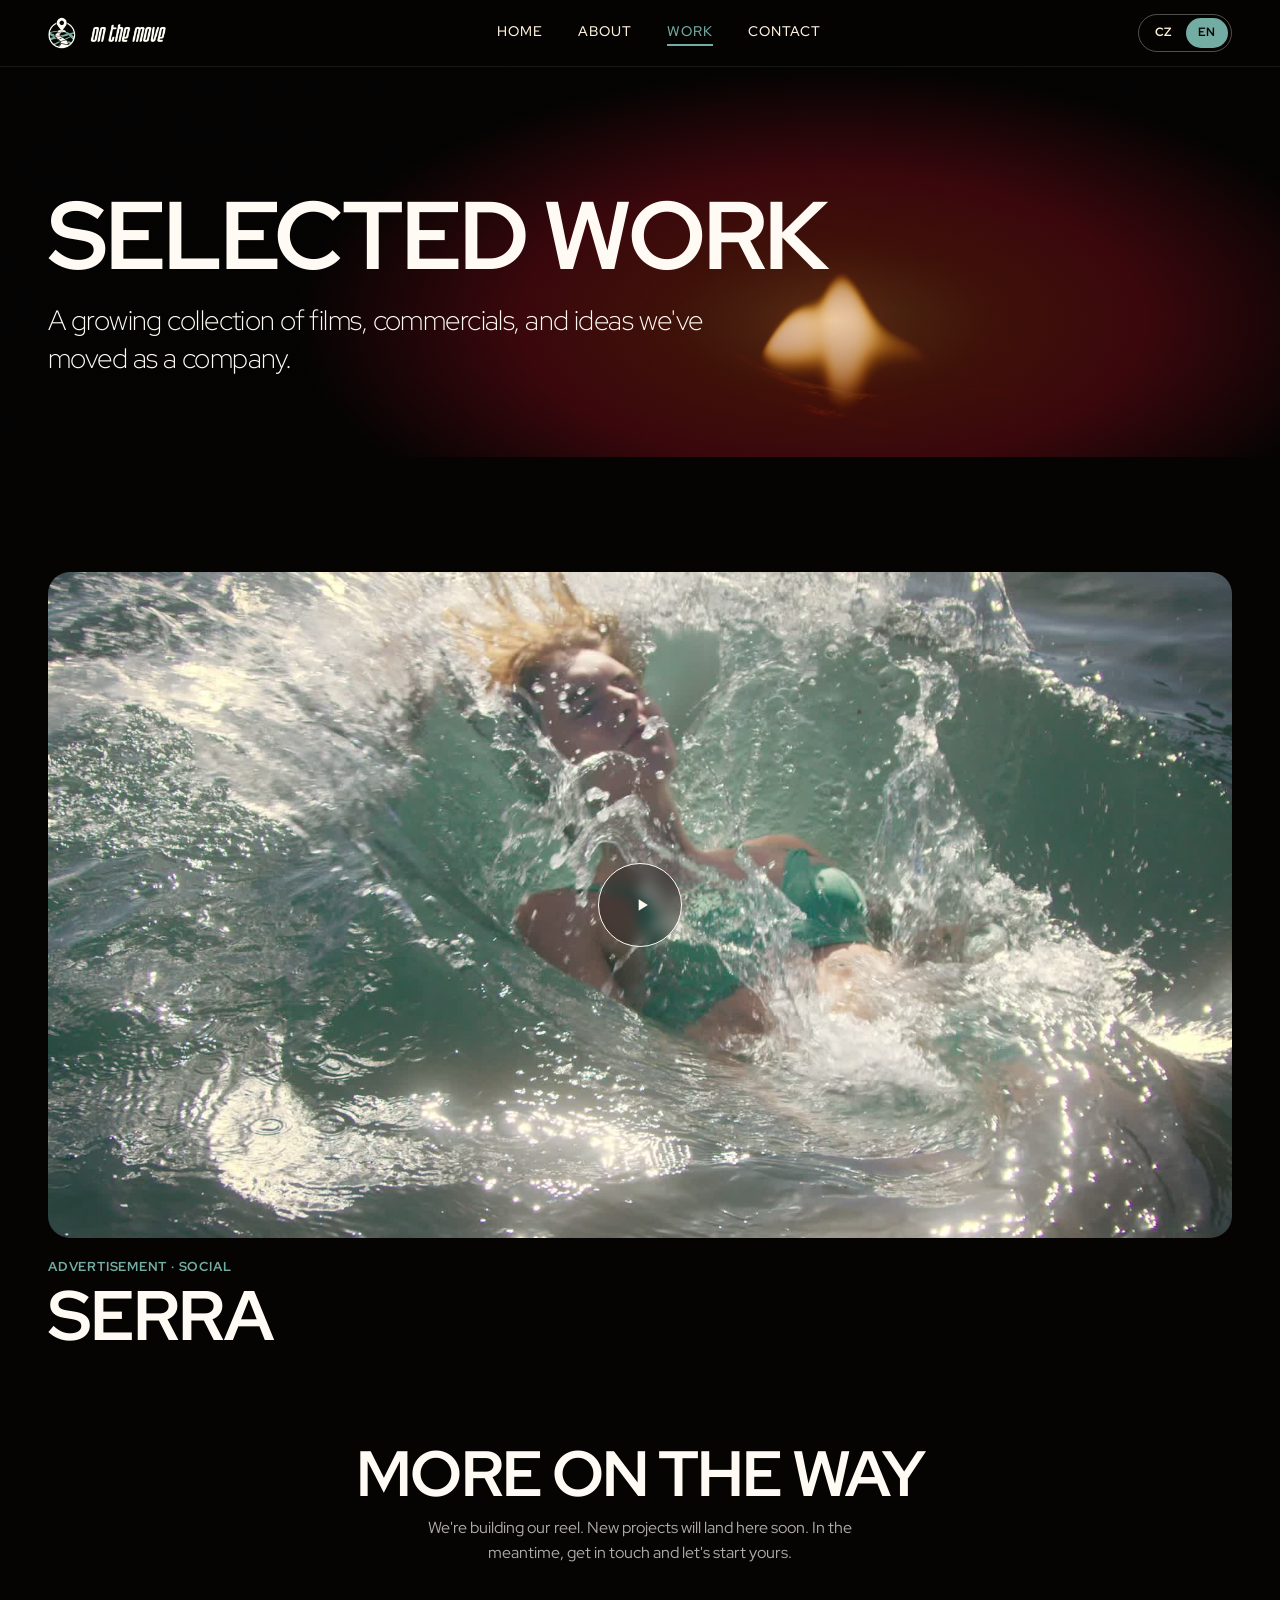
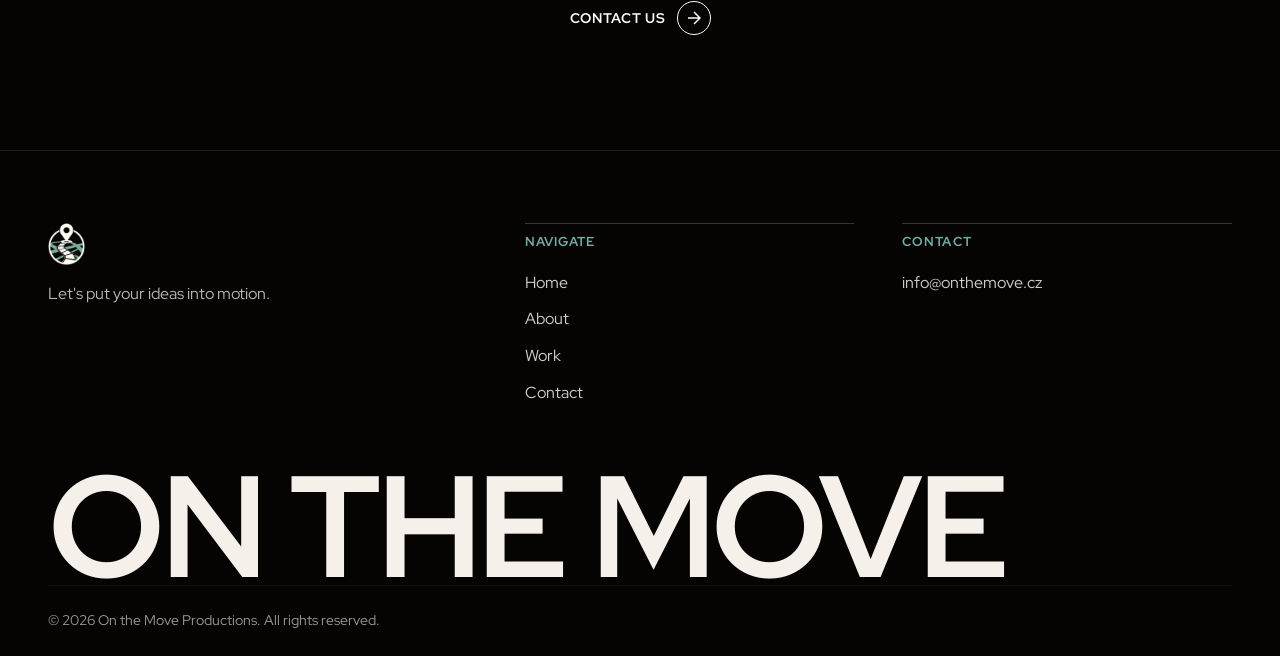
<file: portfolio.html>
<!doctype html>
<html lang="cs" translate="no" data-title-key="meta.title.portfolio" data-desc-key="meta.desc.portfolio">
<head>
<meta charset="UTF-8">
<meta name="viewport" content="width=device-width, initial-scale=1">
<!-- Inline so the browser sees the page-transition opt-in before its first check. -->
<style>@view-transition{navigation:auto}</style>
<!-- Hidden until the language and font are applied (see i18n.js); the
     timeout and noscript guarantee the page always shows. -->
<style>html:not(.page-ready) body{visibility:hidden}</style>
<script>setTimeout(function(){document.documentElement.classList.add("page-ready")},1500)</script>
<noscript><style>body{visibility:visible!important}</style></noscript>
<meta name="google" content="notranslate">
<meta name="theme-color" content="#050403">
<!-- SEO:BEGIN (generated by the editor from the page text; edit the text there) -->
<title>Tvorba | On the Move Productions</title>
<meta name="description" content="Reklamy a filmy od On the Move Productions, produkčního dua Erika Žily a Mariam Mansuryan.">
<link rel="canonical" href="https://onthemove.cz/portfolio.html">
<meta property="og:type" content="website">
<meta property="og:site_name" content="On the Move Productions">
<meta property="og:locale" content="cs_CZ">
<meta property="og:locale:alternate" content="en_US">
<meta property="og:title" content="Tvorba | On the Move Productions">
<meta property="og:description" content="Reklamy a filmy od On the Move Productions, produkčního dua Erika Žily a Mariam Mansuryan.">
<meta property="og:url" content="https://onthemove.cz/portfolio.html">
<meta property="og:image" content="https://onthemove.cz/assets/img/serra-poster.jpg">
<meta name="twitter:card" content="summary_large_image">
<script defer src="https://static.cloudflareinsights.com/beacon.min.js" data-cf-beacon='{"token": "958cba41496f4169b74a7be6ea7b141e"}'></script>
<!-- SEO:END -->
<link rel="icon" href="assets/img/favicon.ico" sizes="any">
<link rel="icon" href="assets/img/favicon-32.png" type="image/png" sizes="32x32">
<link rel="icon" href="assets/img/favicon-192.png" type="image/png" sizes="192x192">
<link rel="apple-touch-icon" href="assets/img/apple-touch-icon.png">
<link rel="preload" href="assets/fonts/red-hat-display-latin-wght-normal.woff2" as="font" type="font/woff2" crossorigin>
<link rel="stylesheet" href="assets/css/style.css?v=54">
</head>
<body>
<a class="skip-link" href="#main" data-i18n="nav.skip">Přeskočit na obsah</a>

<header class="site-header is-solid">
  <div class="container">
    <a class="brand" href="index.html">
      <img class="brand-icon" src="assets/img/logo-icon-cream-108.png" alt="On the Move Productions" width="96" height="108">
      <img class="brand-wordmark" src="assets/img/logo-wordmark-cream-66.png" alt="" width="266" height="66">
    </a>

    <nav class="main-nav" id="site-nav" data-i18n-aria-label="nav.aria" aria-label="Hlavní navigace">
      <a href="index.html" data-i18n="nav.home">Domů</a>
      <a href="about.html" data-i18n="nav.about">O nás</a>
      <a href="portfolio.html" aria-current="page" data-i18n="nav.portfolio">Tvorba</a>
      <a href="contact.html" data-i18n="nav.contact">Kontakt</a>
    </nav>

    <div class="lang-toggle" role="group" data-i18n-aria-label="lang.aria" aria-label="Jazyk">
      <button type="button" data-lang="cs" aria-pressed="true">CZ</button>
      <button type="button" data-lang="en" aria-pressed="false">EN</button>
    </div>

    <button class="nav-toggle" data-i18n-aria-label="nav.toggle" aria-label="Menu" aria-expanded="false" aria-controls="site-nav"><span></span></button>
  </div>
</header>

<main id="main">

  <section class="page-hero">
    <div class="container">
      <h1 data-i18n="portfolio.heading">Vybraná tvorba</h1>
      <p class="lead" data-i18n="portfolio.intro">Rostoucí sbírka filmů, reklam a nápadů, kterým jsme pomohli se pohnout.</p>
    </div>
  </section>

  <section class="section-pad bg-black">
    <div class="container">
      <div class="reel-filters" role="group" data-i18n-aria-label="work.filter.aria" aria-label="Filtrovat podle kategorie" hidden></div>
      <div id="portfolio-projects" class="reel">
<a class="reel-card is-lead" href="work/serra.html" data-film-id="serra"><span class="reel-media"><img src="assets/img/serra-poster.jpg" alt="" width="1920" height="1080" decoding="async"><span class="play-badge" aria-hidden="true"><svg viewBox="0 0 24 24" fill="currentColor"><path d="M8 5v14l11-7z"/></svg></span></span><span class="reel-info"><span class="project-tag">Reklama · Sociální sítě</span><span class="reel-title">SERRA</span></span></a>
</div><!-- /portfolio-projects -->

      <div class="more-soon">
        <h2 data-i18n="more.heading">Chystáme další</h2>
        <p class="text-muted" data-i18n="more.body">Naše portfolio právě roste. Nové projekty tu brzy přibudou. Mezitím se nám ozvěte a pojďme začít ten váš.</p>
        <div class="cta-row">
          <a class="link-arrow on-dark" href="contact.html">
            <span data-i18n="cta.button">Kontaktujte nás</span>
            <span class="arrow-circle"><svg viewBox="0 0 14 14" fill="none" stroke="currentColor" stroke-width="1.5"><path d="M1 7h11M7 1l6 6-6 6"/></svg></span>
          </a>
        </div>
      </div>
    </div>
  </section>

</main>

<footer class="site-footer">
  <div class="container">
    <div class="footer-top">
      <div class="footer-brand">
        <img src="assets/img/logo-icon-cream-108.png" alt="On the Move Productions" width="96" height="108" loading="lazy">
        <p class="footer-tagline" data-i18n="footer.tagline">Pojďme rozpohybovat vaše nápady.</p>
      </div>
      <div class="footer-col">
        <h2 data-i18n="footer.nav.heading">Navigace</h2>
        <a href="index.html" data-i18n="nav.home">Domů</a>
        <a href="about.html" data-i18n="nav.about">O nás</a>
        <a href="portfolio.html" data-i18n="nav.portfolio">Tvorba</a>
        <a href="contact.html" data-i18n="nav.contact">Kontakt</a>
      </div>
      <div class="footer-col">
        <h2 data-i18n="footer.contact.heading">Kontakt</h2>
        <a href="mailto:info@onthemove.cz">info@onthemove.cz</a>
      </div>
    </div>
    <p class="footer-wordmark" aria-hidden="true">On the Move</p>
    <div class="footer-bottom">
      <span>© <span data-year>2026</span> On the Move Productions. <span data-i18n="footer.rights">Všechna práva vyhrazena.</span></span>
    </div>
  </div>
</footer>

<script src="assets/js/i18n.js?v=29"></script>
<script src="assets/js/portfolio-render.js?v=3"></script>
<script src="assets/js/main.js?v=22"></script>
</body>
</html>
</file>
<file: assets/css/style.css>
/* =========================================================
   On the Move Productions — stylesheet
   Visual system adapted from the client-referenced Genesis
   template (genesis-template.webflow.io + its style guide):
   single Red Hat Display type family carrying the whole scale
   through weight/case, restrained near-black + one accent,
   pill buttons, rounded media, a marquee, an outsized footer
   wordmark. Brand-fixed inputs (palette, hero, bios) unchanged.
   ========================================================= */

/* Self-hosted (no third-party requests): one variable file per character
   set covers every weight; latin-ext carries the Czech diacritics. */
@font-face {
  font-family: 'Red Hat Display';
  font-style: normal;
  font-weight: 300 900;
  font-display: swap;
  src: url('../fonts/red-hat-display-latin-ext-wght-normal.woff2') format('woff2');
  unicode-range: U+0100-02BA, U+02BD-02C5, U+02C7-02CC, U+02CE-02D7, U+02DD-02FF, U+0304, U+0308, U+0329, U+1D00-1DBF, U+1E00-1E9F, U+1EF2-1EFF, U+2020, U+20A0-20AB, U+20AD-20C0, U+2113, U+2C60-2C7F, U+A720-A7FF;
}
@font-face {
  font-family: 'Red Hat Display';
  font-style: normal;
  font-weight: 300 900;
  font-display: swap;
  src: url('../fonts/red-hat-display-latin-wght-normal.woff2') format('woff2');
  unicode-range: U+0000-00FF, U+0131, U+0152-0153, U+02BB-02BC, U+02C6, U+02DA, U+02DC, U+0304, U+0308, U+0329, U+2000-206F, U+20AC, U+2122, U+2191, U+2193, U+2212, U+2215, U+FEFF, U+FFFD;
}

:root {
  --cream-1: #FFFBF4;   /* Bridal Heath — lightest */
  --cream-2: #FFF1DC;   /* Peach Cream */
  --accent: #73ACA3;    /* Sensational Mint (turquoise) */
  --accent-dim: #5c8c85;
  --accent-dim-onlight: #3f6660; /* darker teal for text on cream — 6.2:1 vs #FFFBF4, passes WCAG AA */
  --wine: #4E0A10;      /* Cab Sav */
  --black: #050403;
  --black-2: #100d0a;   /* layered card surface, one step up from --black */
  --black-3: #1c1712;   /* a further step, for nested surfaces on black */

  --font: 'Red Hat Display', system-ui, -apple-system, 'Segoe UI', sans-serif;

  --container: 1280px;
  --gutter: clamp(1.25rem, 4vw, 3rem);
  --section-pad: clamp(4rem, 9vw, 8rem);

  --radius: 22px;
  --radius-sm: 12px;
  --ease: cubic-bezier(.22, .61, .36, 1);
}

/* ---------- Reset ---------- */
*, *::before, *::after { box-sizing: border-box; }
html {
  /* Matches body's own background so the brief window where body is
     cloaked (visibility:hidden, see the inline anti-flash style in each
     page's <head>) shows this dark canvas instead of the browser's white
     default. */
  background: var(--black);
  scroll-behavior: smooth;
  scrollbar-color: var(--accent) var(--black);
  scrollbar-width: thin;
  /* Mobile Chrome's default tap-highlight is an opaque-ish blue rectangle
     drawn over whatever was tapped until the resulting state settles —
     visible as a stray blue box behind a nav link the instant it's
     tapped. Every interactive element already gives its own tap/hover
     feedback (underline, accent color, the mobile menu's own fade), so
     this default has nothing to add. */
  -webkit-tap-highlight-color: transparent;
}
body {
  margin: 0;
  background: var(--black);
  color: var(--cream-1);
  font-family: var(--font);
  font-weight: 400;
  font-size: 16px;
  line-height: 1.6;
  -webkit-font-smoothing: antialiased;
}
/* height:auto so width/height attributes (kept to reserve space while
   loading) only set the proportions, never a fixed pixel height. */
img, video { max-width: 100%; height: auto; display: block; }
a { color: inherit; text-decoration: none; }
ul { list-style: none; margin: 0; padding: 0; }
h1, h2, h3, h4, p, figure { margin: 0; }
button { font: inherit; color: inherit; background: none; border: 0; cursor: pointer; }
input, textarea { font: inherit; caret-color: var(--accent); }

::selection { background: var(--accent); color: var(--black); }

::-webkit-scrollbar { width: 11px; height: 11px; }
::-webkit-scrollbar-track { background: var(--black); }
::-webkit-scrollbar-thumb { background: var(--accent); border: 2px solid var(--black); }
::-webkit-scrollbar-thumb:hover { background: var(--cream-1); }

.container {
  max-width: var(--container);
  margin-inline: auto;
  padding-inline: var(--gutter);
}

.visually-hidden {
  position: absolute; width: 1px; height: 1px;
  overflow: hidden; clip-path: inset(50%); white-space: nowrap;
}
[hidden] { display: none !important; }

.skip-link {
  position: fixed; top: -60px; left: 1rem; z-index: 999;
  background: var(--accent); color: var(--black);
  padding: .75rem 1.25rem; border-radius: 999px;
  font-weight: 700; transition: top .2s var(--ease);
}
.skip-link:focus { top: 1rem; }

:focus-visible {
  outline: 2px solid var(--accent);
  outline-offset: 3px;
}

/* ---------- Typography ----------
   One family, three roles: 700/uppercase/-0.03em/0.9 line-height
   for every heading; 300/mixed-case for large lead statements;
   400 for body copy. */
h1, .h1, h2, .h2, h3, .h3, h4, .h4 {
  font-family: var(--font);
  font-weight: 700;
  text-transform: uppercase;
  letter-spacing: -0.03em;
  line-height: .9;
}
h1, .h1 { font-size: clamp(2.8rem, 7.5vw, 6.4rem); }
h2, .h2 { font-size: clamp(2.2rem, 5vw, 4rem); }
h3, .h3 { font-size: clamp(1.5rem, 2.6vw, 2rem); }
h4, .h4 { font-size: clamp(1.15rem, 1.6vw, 1.4rem); }
/* Czech capitals carry accents above the cap height (Š, Č, Ř, Ž, Á), which
   collide with the line above at .9. English keeps the tighter setting. */
:lang(cs) :is(h1, .h1, h2, .h2, h3, .h3, h4, .h4, .reel-title, .film-title) { line-height: 1.08; }

.lead {
  font-weight: 300;
  font-size: clamp(1.15rem, 2.2vw, 1.85rem);
  line-height: 1.35;
  letter-spacing: -0.02em;
  max-width: 40ch;
}
.lede {
  font-size: clamp(1.05rem, 1.6vw, 1.25rem);
  line-height: 1.65;
  letter-spacing: -0.01em;
  max-width: 42ch;
}
.on-dark { color: var(--cream-1); }
.on-light { color: var(--black); }
.text-muted { opacity: .68; }
.label {
  font-weight: 700;
  letter-spacing: .1em;
  text-transform: uppercase;
  font-size: .8rem;
}

/* ---------- Buttons & links ---------- */
.btn {
  display: inline-flex;
  align-items: center;
  gap: .6em;
  font-weight: 500;
  text-transform: uppercase;
  letter-spacing: .04em;
  font-size: .92rem;
  padding: 1.05em 2.2em;
  border-radius: 999px;
  border: 1.5px solid currentColor;
  transition: transform .25s var(--ease), background-color .25s var(--ease), color .25s var(--ease);
  white-space: nowrap;
}
.btn:hover, .btn:focus-visible { transform: translateY(-2px); }

.btn-solid {
  background: var(--accent);
  border-color: var(--accent);
  color: var(--black);
}
.btn-solid:hover { background: var(--cream-1); border-color: var(--cream-1); color: var(--black); }

/* A short text link with a small circular arrow button — the site's
   standard secondary action (mirrors the reference's card "read
   more" convention). */
.link-arrow {
  display: inline-flex;
  align-items: center;
  gap: .75em;
  font-weight: 700;
  text-transform: uppercase;
  letter-spacing: .06em;
  font-size: .88rem;
}
.link-arrow .arrow-circle {
  width: 34px; height: 34px; border-radius: 50%;
  border: 1.5px solid currentColor;
  display: inline-flex; align-items: center; justify-content: center;
  transition: transform .3s var(--ease), background-color .3s var(--ease), color .3s var(--ease);
  flex-shrink: 0;
}
.link-arrow .arrow-circle svg { width: 14px; height: 14px; }
.link-arrow:hover .arrow-circle { transform: translateX(4px); }
.on-dark .link-arrow:hover .arrow-circle,
.link-arrow.on-dark:hover .arrow-circle { background: var(--accent); color: var(--black); border-color: var(--accent); }
.on-light .link-arrow:hover .arrow-circle,
.link-arrow.on-light:hover .arrow-circle { background: var(--black); color: var(--cream-1); border-color: var(--black); }

/* Plain circular icon button (social/utility) — thin translucent
   border, transparent fill, per the reference's "GET IN TOUCH"
   social row and reused here for the hero pause control. */
.icon-circle {
  width: 46px; height: 46px; border-radius: 50%;
  border: 1.6px solid rgba(255,251,244,.3);
  color: var(--cream-1);
  display: flex; align-items: center; justify-content: center;
  transition: background-color .3s var(--ease), border-color .3s var(--ease);
}
.icon-circle:hover { background: rgba(115,172,163,.25); border-color: var(--accent); }
.icon-circle svg { width: 18px; height: 18px; }

/* ---------- Header / nav ---------- */
.site-header {
  position: fixed; inset-inline: 0; top: 0; z-index: 100;
  padding: 1.3rem 0;
  transition: background-color .4s var(--ease), border-color .4s var(--ease);
  border-bottom: 1px solid transparent;
}
.site-header.is-scrolled,
.site-header.is-solid {
  background: rgba(5, 4, 3, .88);
  backdrop-filter: blur(10px);
  -webkit-backdrop-filter: blur(10px);
  border-color: rgba(255,251,244,.08);
  padding: .85rem 0;
}
.site-header .container {
  display: flex; align-items: center; justify-content: space-between; gap: 1.5rem;
}
.brand { display: flex; align-items: center; gap: .65rem; }
.brand img { transform-origin: left center; transition: transform .3s var(--ease); }
.site-header.is-scrolled .brand img,
.site-header.is-solid .brand img { transform: scale(0.86); }
/* The stylized wordmark's own lettering has a much wider aspect ratio than
   the roughly-square icon mark, so each needs its own height rather than
   sharing one "img" rule sized for the icon — at the icon's 36px that
   would render the wordmark almost 150px wide. */
.brand-icon { height: 36px; width: auto; }
.brand-wordmark { height: 22px; width: auto; }

.main-nav { display: flex; align-items: center; gap: 2.2rem; }
.main-nav a {
  font-weight: 500;
  text-transform: uppercase;
  letter-spacing: .07em;
  font-size: .88rem;
  color: var(--cream-2);
  position: relative;
  padding-bottom: 4px;
}
.main-nav a::after {
  content: ''; position: absolute; left: 0; right: 100%; bottom: 0; height: 2px;
  background: var(--accent); transition: right .3s var(--ease);
}
.main-nav a:hover::after,
.main-nav a[aria-current="page"]::after { right: 0; }
.main-nav a[aria-current="page"] { color: var(--accent); }

.lang-toggle {
  display: flex; align-items: center; border: 1.5px solid rgba(255,251,244,.3);
  border-radius: 999px; padding: 3px; gap: 2px;
}
.lang-toggle button {
  font-weight: 700;
  letter-spacing: .04em;
  font-size: .76rem;
  padding: .45em 1em;
  border-radius: 999px;
  color: var(--cream-2);
}
.lang-toggle button[aria-pressed="true"] { background: var(--accent); color: var(--black); }

.nav-toggle {
  display: none;
  width: 42px; height: 42px;
  align-items: center; justify-content: center;
  border: 1.5px solid rgba(255,251,244,.3); border-radius: 50%;
  /* .main-nav becomes a position:fixed, z-index:90 full-screen overlay
     once open (see the mobile block below) — without its own position
     and z-index, this button has neither, so that overlay painted over
     it. The animated hamburger-to-X (aria-expanded="true" below) was
     always running correctly; it was just hidden behind the menu it
     opens, leaving no visible way to close it. */
  position: relative;
  z-index: 95;
}
/* All three bars sit on the button's center and are moved apart with
   transforms, so they can meet in the middle as an X. */
.nav-toggle span, .nav-toggle::before, .nav-toggle::after {
  content: ''; position: absolute; left: 50%; top: 50%;
  width: 18px; height: 2px; margin: -1px 0 0 -9px; background: var(--cream-1);
  transition: transform .3s var(--ease), opacity .3s var(--ease);
}
.nav-toggle::before { transform: translateY(-6px); }
.nav-toggle::after { transform: translateY(6px); }
.nav-toggle[aria-expanded="true"] span { opacity: 0; }
.nav-toggle[aria-expanded="true"]::before { transform: translateY(0) rotate(45deg); }
.nav-toggle[aria-expanded="true"]::after { transform: translateY(0) rotate(-45deg); }

/* ---------- Hero (unchanged concept: full-bleed match video) ---------- */
.hero {
  /* Pinned reveal: the hero holds its position as the visitor scrolls, and
     the very next section (.intro-cover) — an ordinary in-flow block —
     slides up over it. position:sticky is what does the pinning; it needs
     no wrapper or extra scroll height because .hero's containing block
     (<main>, spanning the whole page) is far taller than the hero itself,
     so it has room to stay stuck until .intro-cover's opaque background
     has fully scrolled up to cover it. z-index just fixes paint order —
     sticky promotes an element into the "positioned" paint bucket, which
     by default paints ABOVE static in-flow siblings regardless of DOM
     order, the opposite of what a "next section covers it" effect needs. */
  position: sticky;
  top: 0;
  z-index: 1;
  min-height: 100svh;
  display: flex;
  align-items: center;
  justify-content: center;
  overflow: hidden;
  background: var(--black);
}
.hero-video-wrap { position: absolute; inset: 0; }
.hero-video {
  position: absolute; inset: 0;
  width: 100%; height: 100%;
  object-fit: cover;
}
@media (max-aspect-ratio: 3/4) {
  /* Static pre-JS/no-JS fallback only. On a narrow/tall viewport,
     object-fit: cover has to blow the wide source video up until it fills
     the box's height, cropping away most of its width — main.js takes
     over from here once it's running, panning this same object-position
     to follow the flame (see "Camera-follow crop" in main.js) rather than
     leaving it fixed, which could crop the flame out of frame entirely. */
  .hero-video { object-position: 30% center; }
}
.hero-scrim {
  position: absolute; inset: 0;
  background:
    radial-gradient(60% 50% at 50% 42%, rgba(0,0,0,0) 0%, rgba(0,0,0,.55) 78%),
    linear-gradient(to bottom, rgba(0,0,0,.55) 0%, rgba(0,0,0,.15) 30%, rgba(0,0,0,.35) 70%, rgba(0,0,0,.85) 100%);
}
.hero-content {
  position: relative; z-index: 2;
  text-align: center;
  padding: 0 var(--gutter);
  max-width: 66rem;
}
.hero-slogan {
  /* The global heading line-height (.9) is tight enough that Czech caron
     diacritics (e.g. the "ď" in "Pojďme", uppercased to "Ď") clip against
     the top of their own line and against the line below on 3-line wraps.
     This is the only heading long/tall enough in Czech to hit that, so the
     fix is scoped here rather than loosening line-height site-wide.
     Line-height's extra space splits into half-leading above and below each
     line, so between two lines that combines into a full gap — but the
     very first line only gets the single half-leading above it, half the
     cushion. padding-top gives that top line its own guaranteed clearance
     instead of relying on half-leading alone. */
  line-height: 1.05;
  padding-top: 0.18em;
  /* --flame-x/--flame-y/--flame-hsize/--flame-vsize are written every frame
     by main.js, sampled directly from the video's own pixels (brightness
     centroid and extent of the flame), so both where the glow sits and how
     big it is track what's actually burning on screen right now — a small
     spark at ignition, a tall column once the match has caught. The values
     here are only the pre-JS/no-JS fallback. */
  --flame-x: 28%;
  --flame-y: 40%;
  --flame-hsize: 120%;
  --flame-vsize: 400%;
  /* How far the reveal has spread from the flame point, as a % of the
     distance to the box's farthest corner — written every frame by main.js
     during the fade-in so the text lights up outward from the match rather
     than appearing everywhere at once. Defaults fully open for the pre-JS/
     no-JS fallback. */
  --reveal: 100%;
  /* Blackbody-ish falloff — floored at a dim rust rather than fading to
     near-black, so text far from the flame reads as a dim ember instead of
     vanishing outright. The white-hot core is deliberately tiny (0-2%) —
     real flame-white only right at the flame itself — then orange is held
     as a flat plateau (8-45%) rather than a single transitional stop, so
     most of the glow's reach reads as orange, not a wash of cream.

     --flame-vsize normally dwarfs --flame-hsize (see above): the match
     flame is a tall, vertically-drawn-out light source, not a point, so a
     line of text shouldn't dim just because it sits above or below the
     flame's tracked (x, y) dot — realistically the flame's whole height is
     roughly as close to it as the flame's dead center is. A vertical radius
     much bigger than the horizontal one makes vertical offset from that dot
     contribute almost nothing to the falloff, leaving horizontal offset to
     do the real work, which reads as a column of light sweeping left/right
     — not a single hotspot. It also neutralizes the mobile case where a
     3-line wrap shrinks the text box to a fraction of the flame's real
     vertical travel, which used to make the *y* side of this same math
     swing between the clamped extremes almost the whole cycle (pitch
     black, with a flash of brightness only when it briefly crossed the
     text). */
  background: radial-gradient(var(--flame-hsize) var(--flame-vsize) at var(--flame-x) var(--flame-y),
    #fff6e0 0%, var(--cream-1) 2%, #e2914f 8%, #e2914f 36%, #7a3216 52%, #3d2013 75%, #3d2013 100%);
  -webkit-background-clip: text;
  background-clip: text;
  color: transparent;
  -webkit-text-fill-color: transparent;
  /* No text-shadow. A fixed blur merged adjacent glyphs' shadows into a
     hazy rectangle behind the whole slogan; a smaller em-based blur with a
     y-offset still stacked into a thin line along the baseline (the
     offset biased every glyph's shadow toward the same side); a small
     *symmetric* blur fixed both but then bled shadow into the inside of
     closed letterforms (O, D, A...) too, since text-shadow follows the
     glyph's true outline, holes and all, reading as an unwanted inner
     glow. The blackbody gradient below already floors at a dim rust
     rather than fading to near-black (see --flame-hsize/vsize above), so
     it carries its own contrast against the video without a shadow. */
  opacity: 0;
  -webkit-mask-image: radial-gradient(circle at var(--flame-x) var(--flame-y),
    #000 var(--reveal), transparent calc(var(--reveal) + 25%));
  mask-image: radial-gradient(circle at var(--flame-x) var(--flame-y),
    #000 var(--reveal), transparent calc(var(--reveal) + 25%));
}
@supports not (background-clip: text) {
  .hero-slogan { background: none; color: var(--cream-1); -webkit-text-fill-color: currentColor; }
}
.hero.no-anim .hero-slogan { opacity: 1; transform: none; -webkit-mask-image: none; mask-image: none; }

.hero-controls {
  position: absolute; right: var(--gutter); bottom: 1.75rem; z-index: 3;
}
.hero-pause { backdrop-filter: blur(6px); background: rgba(5,4,3,.45); }
.hero-pause .icon-play { display: none; }
.hero-pause[aria-pressed="true"] .icon-pause { display: none; }
.hero-pause[aria-pressed="true"] .icon-play { display: block; }

.scroll-cue {
  position: absolute; left: 50%; bottom: 2rem; transform: translateX(-50%);
  z-index: 2; color: var(--cream-1); opacity: .75;
  display: flex; flex-direction: column; align-items: center; gap: .5rem;
  font-weight: 700; letter-spacing: .2em; font-size: .72rem; text-transform: uppercase;
}
.scroll-cue svg { width: 14px; height: 20px; animation: cue-bob 2.2s ease-in-out infinite; }
@keyframes cue-bob {
  0%, 100% { transform: translateY(0); opacity: .5; }
  50% { transform: translateY(6px); opacity: 1; }
}

/* ---------- Sections ---------- */
section { position: relative; }
.section-pad { padding-block: var(--section-pad); }
.bg-cream { background: var(--cream-1); color: var(--black); }
.bg-cream-2 { background: var(--cream-2); color: var(--black); }
.bg-black { background: var(--black); color: var(--cream-1); }
.bg-wine { background: linear-gradient(160deg, var(--wine) 0%, #33070c 100%); color: var(--cream-1); }

.section-head { max-width: 44rem; margin-bottom: clamp(2.5rem, 5vw, 4rem); }
.section-head.center { margin-inline: auto; text-align: center; }

.cta-row { display: flex; flex-wrap: wrap; align-items: center; gap: 1.75rem; margin-top: 2.2rem; }
.center .cta-row { justify-content: center; }

/* Intro — asymmetric lead-statement + body, per the reference's
   "We shoot and produce..." / caption-body split. */
.intro-grid {
  display: grid; grid-template-columns: 1.15fr .85fr; gap: clamp(2rem, 6vw, 5rem);
  align-items: start;
}

/* Every section after .hero, not just the first one — the pinned hero
   stays "positioned" (sticky) for the whole scroll length of <main>, and a
   positioned element paints above static in-flow siblings by default
   regardless of DOM order. Without this, the hero would only stay covered
   through the intro section and then reappear on top of the team/marquee/
   work sections once the intro had fully scrolled past. Since normal-flow
   siblings never overlap each other on screen — only the stuck hero
   overlaps all of them — giving them all the same z-index is unambiguous:
   whichever one currently occupies a given point on screen paints over
   the hero there. */
.hero ~ * {
  position: relative;
  z-index: 2;
}

/* Marquee ticker — the signature motion moment, real service words. */
.marquee {
  overflow: hidden;
  border-block: 1px solid rgba(255,251,244,.12);
  padding-block: 1.4rem;
  background: var(--black-2);
}
.marquee-track {
  display: flex; width: max-content;
  animation: marquee-scroll 32s linear infinite;
}
.marquee-track span {
  display: inline-flex; align-items: center; gap: 1.75rem;
  font-weight: 700; text-transform: uppercase; letter-spacing: .02em;
  font-size: clamp(1.1rem, 2.4vw, 1.6rem);
  padding-inline: 1.75rem;
  white-space: nowrap;
}
.marquee-track span::after {
  content: ''; width: 8px; height: 8px; border-radius: 50%; background: var(--accent);
  margin-left: 1.75rem;
}
@keyframes marquee-scroll {
  from { transform: translateX(0); }
  to { transform: translateX(-50%); }
}
@media (prefers-reduced-motion: reduce) {
  .marquee-track { animation: none; }
}

/* Team teaser — rounded photo cards */
.team-grid {
  display: grid; grid-template-columns: repeat(2, 1fr);
  gap: clamp(1.5rem, 4vw, 2rem);
}
.team-card {
  display: block; border-radius: var(--radius); overflow: hidden;
  background: var(--black-2);
}
.team-photo {
  aspect-ratio: 4/5; width: 100%; object-fit: cover;
  filter: grayscale(1) contrast(1.05);
  transition: filter .4s var(--ease);
}
.team-card:hover .team-photo { filter: grayscale(0) contrast(1.05); }
.team-card-body { padding: 1.5rem 1.6rem 1.75rem; }
.team-name { font-size: 1.5rem; }
.team-role { color: var(--accent); font-weight: 700; letter-spacing: .04em; text-transform: uppercase; font-size: .82rem; margin-top: .35rem; display: block; }
.team-teaser-link { margin-top: 1.1rem; }

/* Featured work */
.work-feature { display: block; position: relative; overflow: hidden; border-radius: var(--radius); }
.work-feature img { width: 100%; aspect-ratio: 16/9; object-fit: cover; transition: transform .6s var(--ease); }
.work-feature:hover img { transform: scale(1.04); }
.work-feature-overlay {
  position: absolute; inset: 0;
  background: linear-gradient(to top, rgba(0,0,0,.85) 0%, rgba(0,0,0,.05) 55%);
  display: flex; flex-direction: column; justify-content: flex-end; padding: clamp(1.5rem, 3vw, 2.5rem);
}
.play-badge {
  width: 64px; height: 64px; border-radius: 50%; border: 1.5px solid var(--cream-1);
  display: flex; align-items: center; justify-content: center; margin-bottom: 1.25rem;
  transition: background-color .3s var(--ease), transform .3s var(--ease);
}
.work-feature:hover .play-badge { background: var(--accent); border-color: var(--accent); transform: scale(1.06); }
.play-badge svg { width: 20px; height: 20px; margin-left: 3px; }
.work-feature-tag { color: var(--accent); font-weight: 700; letter-spacing: .06em; text-transform: uppercase; font-size: .82rem; }
.work-feature-title { font-size: clamp(1.8rem, 4vw, 2.6rem); margin-top: .4rem; }

/* Contact CTA strip */
.contact-cta { text-align: center; }
.contact-cta .h2 { max-width: 24ch; margin-inline: auto; }
.contact-cta .cta-row { justify-content: center; }

/* Page hero (non-home) — a bold statement band, ember-textured.
   --ember-x/--ember-y mark the flame's actual position in page-hero-ember.jpg
   (measured via brightness-centroid analysis of the source image). Using that
   same point for both the background-image position and the glow's radial
   center keeps the light anchored to the real flame at any crop/aspect ratio,
   since percentage positions scale with the box rather than the viewport. */
.page-hero {
  --ember-x: 65%;
  --ember-y: 70%;
  padding-top: clamp(9rem, 16vw, 12rem);
  padding-bottom: clamp(3rem, 7vw, 5rem);
  background:
    radial-gradient(42% 55% at var(--ember-x) var(--ember-y), rgba(255,148,64,.3) 0%, rgba(120,32,16,.52) 30%, rgba(78,10,16,.74) 58%, rgba(5,4,3,.85) 100%),
    url('../img/page-hero-ember.jpg') var(--ember-x) var(--ember-y) / cover no-repeat;
}

/* Bios — rounded photo, asymmetric grid */
.bio {
  display: grid; grid-template-columns: .8fr 1.2fr; gap: clamp(2rem, 5vw, 4rem);
  align-items: center;
}
.bio:not(:last-child) { margin-bottom: clamp(3rem, 7vw, 5.5rem); }
/* The photo swaps sides on every other bio; the columns swap with it so
   both photos get the same width. */
.bio:nth-child(even) { grid-template-columns: 1.2fr .8fr; }
.bio:nth-child(even) .bio-photo { order: 2; }
.bio-photo img {
  width: 100%; aspect-ratio: 4/5; object-fit: cover; border-radius: var(--radius);
  filter: grayscale(1) contrast(1.08);
}
.bio-name { font-size: clamp(2rem, 4vw, 2.6rem); }
.bio-role {
  display: block; margin-top: .5rem; margin-bottom: 1.1rem;
  color: var(--accent-dim-onlight);
  font-weight: 700; letter-spacing: .05em; text-transform: uppercase;
  font-size: .85rem;
}
.bio-text p { max-width: 62ch; }
.bio-text p + p { margin-top: 1em; }

/* Values — flowing manifesto list (kept: avoids the equal-card
   scaffold the client's earlier critique flagged) */
.manifesto-item {
  display: grid; grid-template-columns: 1fr 2fr; gap: clamp(1.25rem, 4vw, 3rem);
  padding-block: clamp(1.75rem, 4vw, 2.5rem);
  border-top: 1px solid rgba(0,0,0,.15);
}
.manifesto-item:last-child { border-bottom: 1px solid rgba(0,0,0,.15); }
.manifesto-item p { max-width: 60ch; opacity: .82; margin-top: .5rem; }

.page-hero .lead { margin-top: 1.4rem; }
.contact-cta .lede { margin-inline: auto; margin-top: 1rem; }

/* ---------- Work: the reel ----------
   The featured film leads full width like a showreel opener; the rest
   follow two across. Posters are the whole card: the title sits under
   the frame, never on top of the picture. */
.project-tag { color: var(--accent); font-weight: 700; letter-spacing: .06em; text-transform: uppercase; font-size: .82rem; }

.reel-filters { display: flex; flex-wrap: wrap; gap: .5rem; margin-bottom: clamp(2rem, 4vw, 3rem); }
.reel-filters button {
  font-weight: 700; letter-spacing: .05em; text-transform: uppercase; font-size: .78rem;
  padding: .7em 1.3em; border-radius: 999px;
  border: 1.5px solid rgba(255,251,244,.25); color: var(--cream-2);
  transition: background-color .25s var(--ease), border-color .25s var(--ease), color .25s var(--ease);
}
.reel-filters button:hover { border-color: var(--accent); }
.reel-filters button[aria-pressed="true"] { background: var(--accent); border-color: var(--accent); color: var(--black); }

.reel { display: grid; grid-template-columns: repeat(2, minmax(0, 1fr)); gap: clamp(2.5rem, 5vw, 4rem) clamp(1.25rem, 3vw, 2rem); }
.reel-card { display: grid; gap: 1.1rem; }
.reel-card.is-lead { grid-column: 1 / -1; }
.reel-media {
  position: relative; display: block; aspect-ratio: 16/9;
  border-radius: var(--radius); overflow: hidden; background: var(--black-2);
}
.reel-media img { width: 100%; height: 100%; object-fit: cover; transition: transform .8s var(--ease), filter .5s var(--ease); }
.reel-media .play-badge {
  position: absolute; left: 50%; top: 50%; margin: 0; translate: -50% -50%;
  background: rgba(5,4,3,.35); backdrop-filter: blur(6px); -webkit-backdrop-filter: blur(6px);
}
.reel-card.is-lead .play-badge { width: 84px; height: 84px; }
.reel-card:hover .reel-media img, .reel-card:focus-visible .reel-media img { transform: scale(1.035); filter: brightness(.85); }
.reel-card:hover .play-badge, .reel-card:focus-visible .play-badge { background: var(--accent); border-color: var(--accent); color: var(--black); transform: scale(1.06); }
.reel-card:focus-visible { outline-offset: 6px; border-radius: var(--radius); }
.reel-info { display: grid; gap: .35rem; }
.reel-title { font-weight: 700; text-transform: uppercase; letter-spacing: -0.03em; line-height: .95; font-size: clamp(1.5rem, 2.8vw, 2.2rem); }
.reel-card.is-lead .reel-title { font-size: clamp(2.2rem, 5.5vw, 4.4rem); }

.more-soon { margin-top: clamp(4rem, 8vw, 6rem); text-align: center; }
.more-soon p { margin-top: .75rem; max-width: 44ch; margin-inline: auto; }
.more-soon .cta-row { justify-content: center; }

/* ---------- Film pages (work/<film>.html, generated by the editor) ---------- */
.film { background: var(--black); }
.film-head { padding-top: clamp(8rem, 14vw, 10.5rem); padding-bottom: clamp(1.75rem, 4vw, 2.75rem); }
.film-back {
  display: inline-flex; align-items: center; gap: .6em; margin-bottom: clamp(2rem, 5vw, 3rem);
  font-weight: 700; letter-spacing: .06em; text-transform: uppercase; font-size: .8rem; color: var(--cream-2); opacity: .8;
  transition: opacity .25s var(--ease), color .25s var(--ease);
}
.film-back svg { width: 14px; height: 14px; transition: transform .3s var(--ease); }
.film-back:hover { opacity: 1; color: var(--accent); }
.film-back:hover svg { transform: translateX(-3px); }
.film-head .project-tag { display: block; }
.film-title { margin-top: .5rem; font-size: clamp(3rem, 10vw, 8rem); line-height: .85; }
.film-stage video, .film-stage img {
  width: 100%; aspect-ratio: 16/9; max-height: 82svh; object-fit: contain;
  background: #000; border-radius: var(--radius);
}
.film-body { padding-block: clamp(2.5rem, 6vw, 4.5rem) var(--section-pad); }
.film-body-grid { display: grid; grid-template-columns: minmax(0, 1.6fr) minmax(0, 1fr); gap: clamp(2rem, 6vw, 5rem); align-items: start; }
.film-facts { margin: 0; display: grid; gap: 1.25rem; padding-top: 1.25rem; border-top: 1px solid rgba(255,251,244,.15); }
.film-facts dt { font-weight: 700; letter-spacing: .08em; text-transform: uppercase; font-size: .75rem; color: var(--accent); }
.film-facts dd { margin: .25rem 0 0; font-size: 1.15rem; }
.film-next { border-top: 1px solid rgba(255,251,244,.1); }
.film-next-link {
  display: grid; grid-template-columns: 1fr auto; align-items: end; gap: .5rem 2rem;
  padding-block: clamp(2.5rem, 6vw, 4rem);
}
.film-next-link .label { grid-column: 1 / -1; color: var(--accent); }
.film-next-link .arrow-circle {
  width: 56px; height: 56px; border-radius: 50%; border: 1.5px solid currentColor;
  display: inline-flex; align-items: center; justify-content: center;
  transition: transform .3s var(--ease), background-color .3s var(--ease), color .3s var(--ease);
}
.film-next-link .arrow-circle svg { width: 18px; height: 18px; }
.film-next-link:hover .arrow-circle { background: var(--accent); border-color: var(--accent); color: var(--black); transform: translateX(6px); }

/* ---------- 404 ---------- */
.not-found {
  min-height: 88svh; display: flex; align-items: center;
  padding-block: clamp(8rem, 14vw, 10rem) var(--section-pad);
  background: radial-gradient(60% 60% at 70% 60%, rgba(78,10,16,.55), transparent 70%), var(--black);
}
.not-found-code {
  font-weight: 900; line-height: .8; letter-spacing: -0.05em;
  font-size: clamp(6rem, 24vw, 18rem);
  color: transparent; -webkit-text-stroke: 1.5px rgba(255,251,244,.35);
  margin-bottom: clamp(1.5rem, 4vw, 2.5rem);
}
.not-found .lead { margin-top: 1.25rem; }

/* Contact page */
.contact-grid { display: grid; grid-template-columns: 1.3fr .7fr; gap: clamp(3rem, 7vw, 6rem); align-items: start; }
.field { margin-bottom: 1.6rem; }
.field label {
  display: block; margin-bottom: .55rem; font-weight: 700;
  letter-spacing: .04em; text-transform: uppercase; font-size: .8rem; color: var(--accent-dim-onlight);
}
.field input,
.field textarea {
  width: 100%; border: 1.5px solid rgba(0,0,0,.2);
  background: rgba(0,0,0,.03); border-radius: var(--radius-sm);
  padding: .9em 1.1em; color: var(--black); font-size: 1.05rem;
  transition: border-color .25s var(--ease), background-color .25s var(--ease);
}
.field input:focus, .field textarea:focus { border-color: var(--accent); background: rgba(0,0,0,.01); outline: none; }
.field textarea { min-height: 160px; resize: vertical; }
.field.is-invalid input,
.field.is-invalid textarea { border-color: var(--wine); }
.form-status { margin-top: 1.2rem; font-size: .95rem; min-height: 1.4em; }
.form-status[data-state="ok"] { color: var(--accent-dim-onlight); }
.form-status[data-state="error"] { color: var(--wine); }
.form-status[data-state="busy"] { color: var(--black); opacity: .7; }
.contact-form [type="submit"]:disabled { opacity: .55; cursor: progress; transform: none; }
/* Acknowledges the submit action itself — restarted on every attempt via
   main.js (a repeated identical error needs to feel like a fresh response,
   not a no-op), not just on first appearance. */
.form-status.is-announcing { animation: status-in .35s var(--ease); }
@keyframes status-in {
  from { opacity: 0; transform: translateY(5px); }
  to { opacity: 1; transform: translateY(0); }
}

.contact-info { padding-top: 2.5rem; border-top: 1px solid rgba(0,0,0,.15); }
.contact-info-row { margin-top: 1.6rem; }
.contact-info-row .label { display: block; margin-bottom: .4rem; color: var(--accent-dim-onlight); }
.contact-info-row a {
  font-size: clamp(1.3rem, 2.4vw, 1.7rem); font-weight: 700; text-transform: uppercase;
}
.contact-info-row a:hover { color: var(--accent-dim-onlight); }
.contact-info-row span { font-size: 1.05rem; }

/* ---------- Footer ---------- */
.site-footer { background: var(--black); border-top: 1px solid rgba(255,251,244,.1); padding-block: clamp(3rem, 6vw, 4.5rem) 0; overflow: hidden; }
.footer-top { display: grid; grid-template-columns: 1.3fr 1fr 1fr; gap: clamp(2rem, 5vw, 3rem); margin-bottom: clamp(2.5rem, 5vw, 3.5rem); }
.footer-brand img { height: 42px; width: auto; margin-bottom: 1rem; }
.footer-tagline { max-width: 26ch; opacity: .72; }
.footer-col h2 { font-weight: 700; letter-spacing: .08em; text-transform: uppercase; font-size: .82rem; color: var(--accent); margin-bottom: 1rem; padding-top: .75rem; border-top: 1px solid rgba(255,251,244,.2); }
.footer-col a, .footer-col span { display: block; padding-block: .35rem; opacity: .82; }
.footer-col a:hover { opacity: 1; color: var(--accent); }
.footer-bottom {
  display: flex; justify-content: space-between; align-items: center; flex-wrap: wrap; gap: 1rem;
  padding-block: 1.5rem; border-top: 1px solid rgba(255,251,244,.08);
  font-size: .85rem; opacity: .6;
}
.footer-wordmark {
  font-weight: 700; text-transform: uppercase; letter-spacing: -0.03em; line-height: .82;
  font-size: clamp(3.2rem, 12vw, 9rem);
  color: var(--cream-1); opacity: .96;
  white-space: nowrap;
  margin-top: clamp(1rem, 3vw, 2rem);
}

/* ---------- Mobile ---------- */
@media (max-width: 900px) {
  /* Full-screen takeover, present but inert (visibility:hidden clears
     both hit-testing and the tab/reading order) until opened, so the
     open/close is a real transition instead of an instant display swap. */
  .main-nav {
    position: fixed; inset: 0; top: 0;
    background: var(--black); flex-direction: column; justify-content: center; align-items: center;
    gap: 2.2rem; z-index: 90;
    visibility: hidden; pointer-events: none;
    transition: visibility 0s linear .3s;
  }
  /* The fade/drop-in used to be on .main-nav itself, including its own
     opaque background — animating that background's *opacity* meant the
     panel spent its whole .3s open transition semi-transparent, letting
     whatever's underneath (the hero slogan, on the home page) ghost
     through the black before it fully covered the screen. Moving the
     animation to just the links, while the background snaps to fully
     opaque immediately, keeps the same fade/drop-in feel for the menu
     content without ever exposing the page behind it. */
  .main-nav > a {
    opacity: 0;
    transform: translateY(-16px);
    /* font-size here (not the base .main-nav a rule up top) because this
       rule wins the cascade on mobile — same selector specificity, later
       in source order, so its transition shorthand fully replaces the
       other one instead of merging with it. Needed so the tapped link's
       1.8rem -> .88rem drop (closing the menu removes .menu-open, and
       with it the mobile font-size bump, the instant a link is clicked)
       animates instead of snapping instantly. */
    transition: opacity .3s var(--ease), transform .35s var(--ease), font-size .3s var(--ease);
  }
  /* .site-header's own backdrop-filter (from .is-scrolled/.is-solid, below)
     makes it the containing block for its position:fixed descendants —
     the same way transform does — so .main-nav's "inset: 0" was resolving
     against the header's own ~69px bar instead of the viewport, on any
     page/state where that filter was active. .is-solid is baked into
     every non-home page from first paint, so this broke the menu there
     immediately; on home it only appears after scrolling past 40px
     (.is-scrolled). There's nothing left to blur once the opaque
     full-screen menu is open anyway, so just drop the filter for as long
     as it's open. */
  .site-header.menu-open { backdrop-filter: none; -webkit-backdrop-filter: none; }
  /* Belt and suspenders on top of the menu's own opaque background: rather
     than trust z-index/paint order alone to keep the page behind it fully
     hidden — real mobile GPUs have known compositing quirks around
     layering a full-screen fixed overlay on top of masked/gradient
     content like the hero's, sometimes painting the "covered" layer
     through anyway — unconditionally hide the actual page content while
     the menu is open. There is nothing left behind the menu to see
     either way, so this can't cost anything visually. */
  .site-header.menu-open ~ main,
  .site-header.menu-open ~ footer {
    visibility: hidden;
  }
  .nav-toggle { display: flex; }
  /* Stays above the open menu so the language can be switched from it. */
  .lang-toggle { order: 3; position: relative; z-index: 95; }

  .site-header.menu-open .main-nav {
    visibility: visible; pointer-events: auto;
    transition: visibility 0s linear 0s;
  }
  .site-header.menu-open .main-nav > a {
    opacity: 1;
    transform: translateY(0);
  }
  .site-header.menu-open .main-nav a { font-size: 1.8rem; }

  .intro-grid, .bio, .bio:nth-child(even), .contact-grid, .film-body-grid { grid-template-columns: 1fr; }
  .reel { grid-template-columns: 1fr; }
  .bio:nth-child(even) .bio-photo { order: 0; }
  .bio-photo img { aspect-ratio: 16/10; }
  .team-grid { grid-template-columns: 1fr; }
  .manifesto-item { grid-template-columns: 1fr; gap: .5rem; }
  .footer-top { grid-template-columns: 1fr; gap: 2rem; }
  .contact-info { border-top: 0; padding-top: 0; margin-top: clamp(2.5rem, 6vw, 3.5rem); }
  .footer-wordmark { font-size: clamp(2.4rem, 15vw, 5rem); white-space: normal; }
}

@media (max-width: 560px) {
  .hero-content { padding-inline: 1.25rem; }
}

/* ---------- Page transitions ----------
   The studio's own craft is the cut and the dissolve (it's on the homepage
   marquee: "Střih" — Editing), so moving between pages gets an authored
   dissolve instead of the flat reload flash a static multi-page site gets
   by default. This is the native cross-document View Transition API — a
   CSS-only declaration, no router, no JS: unsupported browsers just ignore
   the at-rule and keep today's plain navigation, so there's no fallback
   path to maintain.
   The opt-in itself (`@view-transition { navigation: auto }`) lives inline
   in each page's <head>, not here — from an external stylesheet it can
   miss the browser's early per-navigation opt-in check depending on load
   timing, which silently disables the whole transition. Only the visual
   styling of the transition (safe to depend on style.css) stays here. */
::view-transition-old(root),
::view-transition-new(root) {
  animation-duration: .5s;
  animation-timing-function: var(--ease);
  /* The captured "root" snapshot is sized to each page's full scrollable
     height, not just the viewport — a static site's pages are all
     different lengths, so old and new naturally have different captured
     dimensions. Force both to fill their (viewport-sized) container
     explicitly rather than leaving it to whatever their intrinsic
     captured size resolves to. */
  height: 100%;
  width: 100%;
}
/* The browser's default view-transition behavior also interpolates the
   *size* of ::view-transition-group(root) between the old and new page's
   captured dimensions (its own built-in animation, separate from the
   dissolve above) — visible as the whole page briefly resizing right as
   a navigation starts, most noticeable leaving the full-screen mobile
   menu open (a very different captured size than a normal page) for a
   destination with different content height.

   Turning off the group's own animation isn't enough by itself, though —
   without it, the group just freezes at whichever page's captured size
   it started from (still the wrong size for the *other* page), which is
   exactly the "briefly tiny/wrong-sized page" flash right before the
   dissolve masks it. Explicitly pinning the group to 100% of its own
   (viewport-sized) parent removes the dependency on either page's
   captured content height entirely, instead of just disabling the
   animation between two still-mismatched sizes. */
::view-transition-group(root) {
  animation: none;
  width: 100%;
  height: 100%;
}
::view-transition-old(root) { animation-name: page-dissolve-out; }
::view-transition-new(root) { animation-name: page-dissolve-in; }
@keyframes page-dissolve-out {
  from { opacity: 1; filter: blur(0); }
  to { opacity: 0; filter: blur(10px); }
}
@keyframes page-dissolve-in {
  from { opacity: 0; filter: blur(10px); }
  to { opacity: 1; filter: blur(0); }
}
/* The header was briefly given its own view-transition-name to "hold
   still" across navigation, on the theory that it's visually continuous —
   but it isn't: the home page header is transparent/expanded (it has to
   sit over the hero video) while every interior page's header is the
   solid/collapsed state, a different height. Naming it froze both the old
   and new header on screen for the full transition with no crossfade
   between them (their own animation was set to none), so navigating
   to/from home showed two overlapping headers at two different heights.
   Simplest correct fix: no special-cased name, so it dissolves with the
   rest of the page like everything else — only one snapshot pair, ever. */

/* ---------- Reduced motion ---------- */
@media (prefers-reduced-motion: reduce) {
  html { scroll-behavior: auto; }
  .scroll-cue svg { animation: none; }
  .btn, .team-photo, .work-feature img, .play-badge, .icon-circle { transition: none; }
  /* Page dissolve is full-viewport blur+opacity motion, not an in-place
     fade — drop it entirely rather than soften it, same as the spec's own
     reduced-motion guidance for view transitions. */
  ::view-transition-group(*), ::view-transition-old(*), ::view-transition-new(*) { animation: none !important; }
  /* Mobile nav links keep their opacity feedback (confirms the tap) but
     lose the drop-in movement, same call already made for the hero
     slogan. The panel's own visibility timing (not animated either way)
     is unaffected. */
  .main-nav > a, .site-header.menu-open .main-nav > a { transition: opacity .2s linear; transform: none; }
  .form-status.is-announcing { animation: none; }
}
</file>
